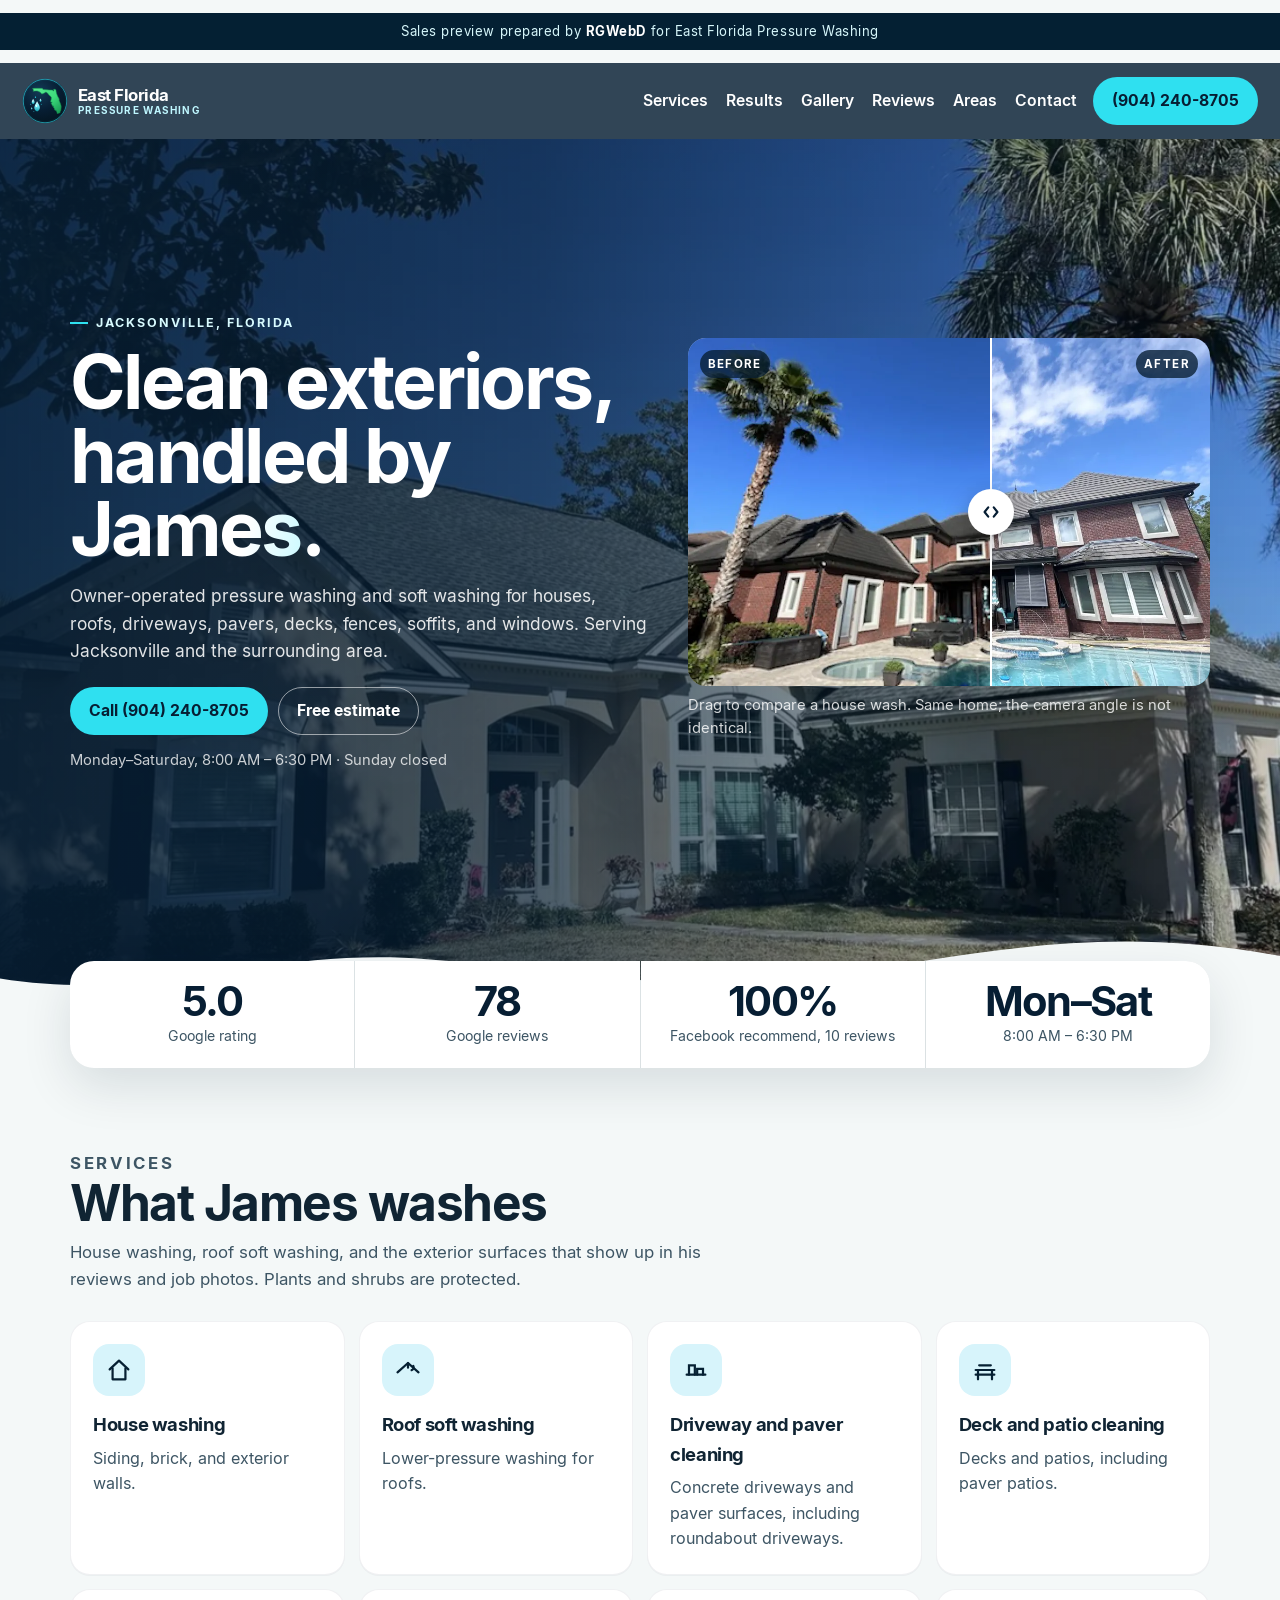
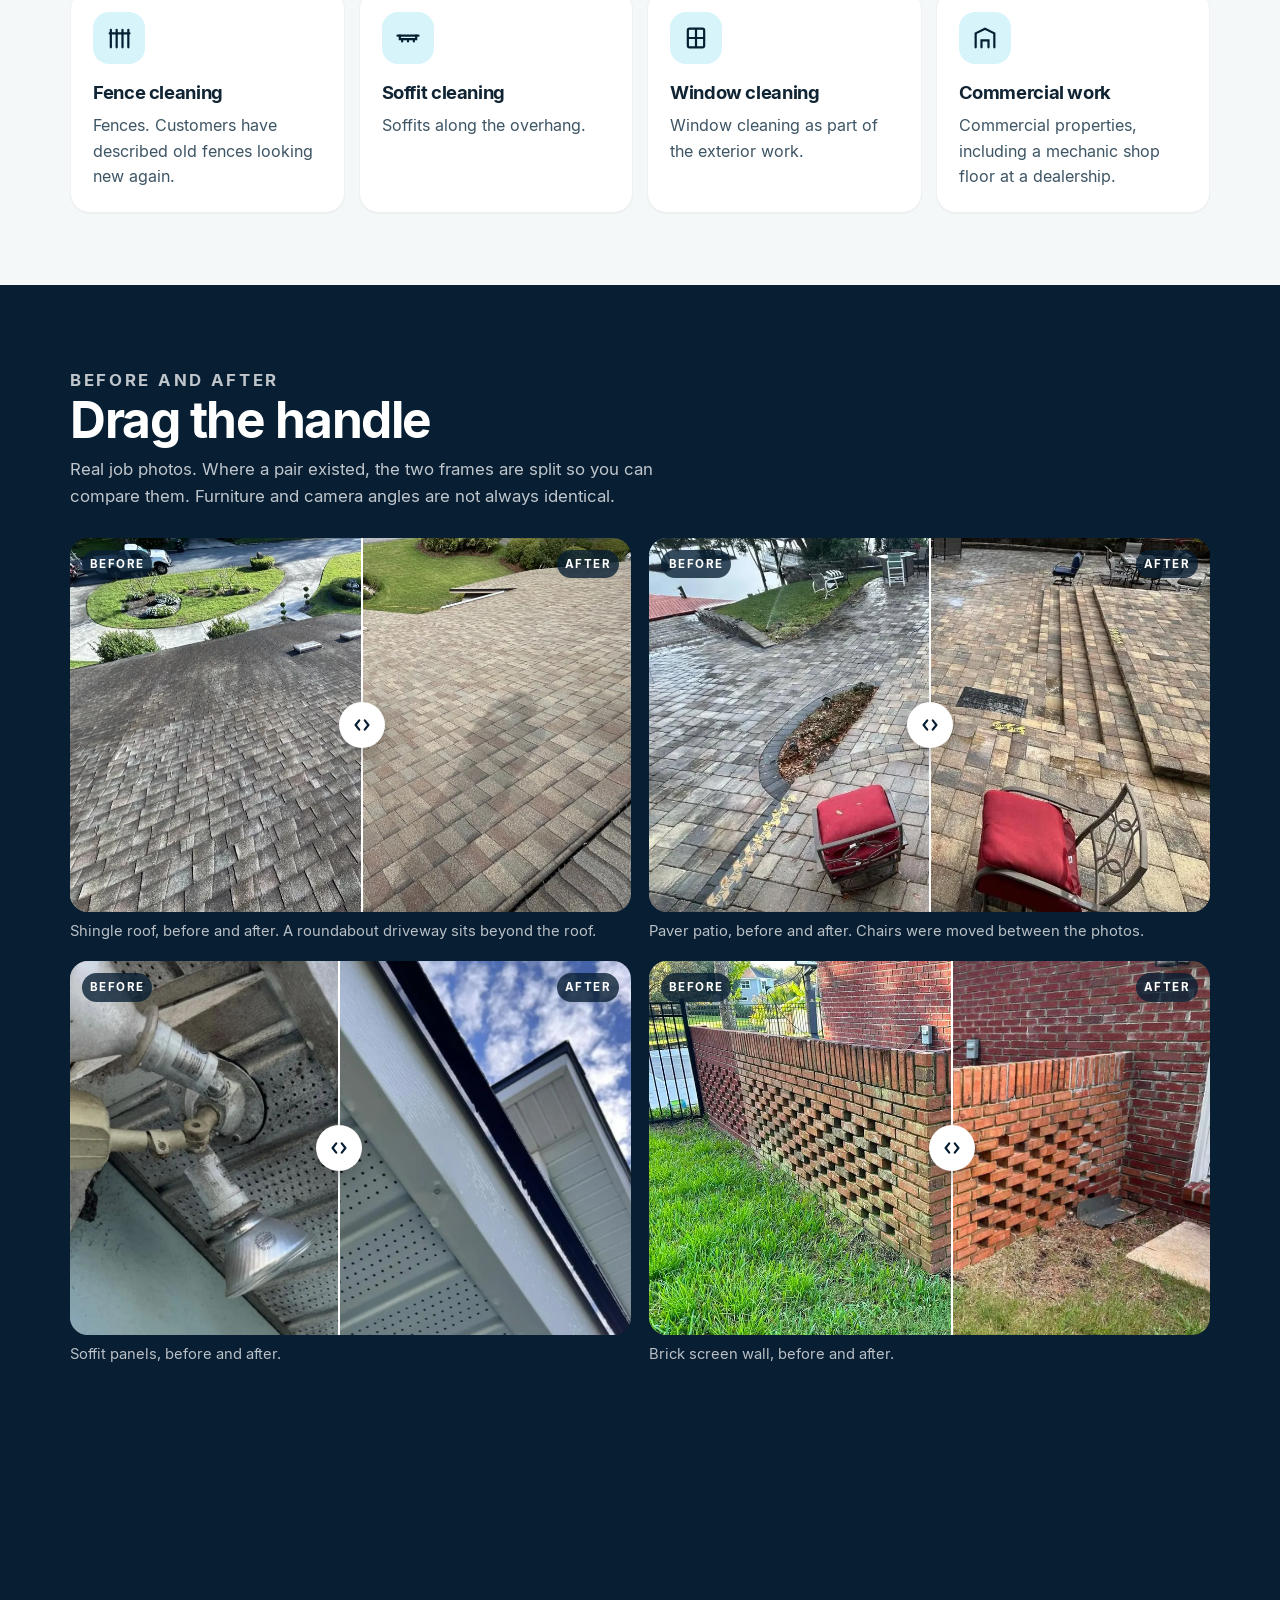
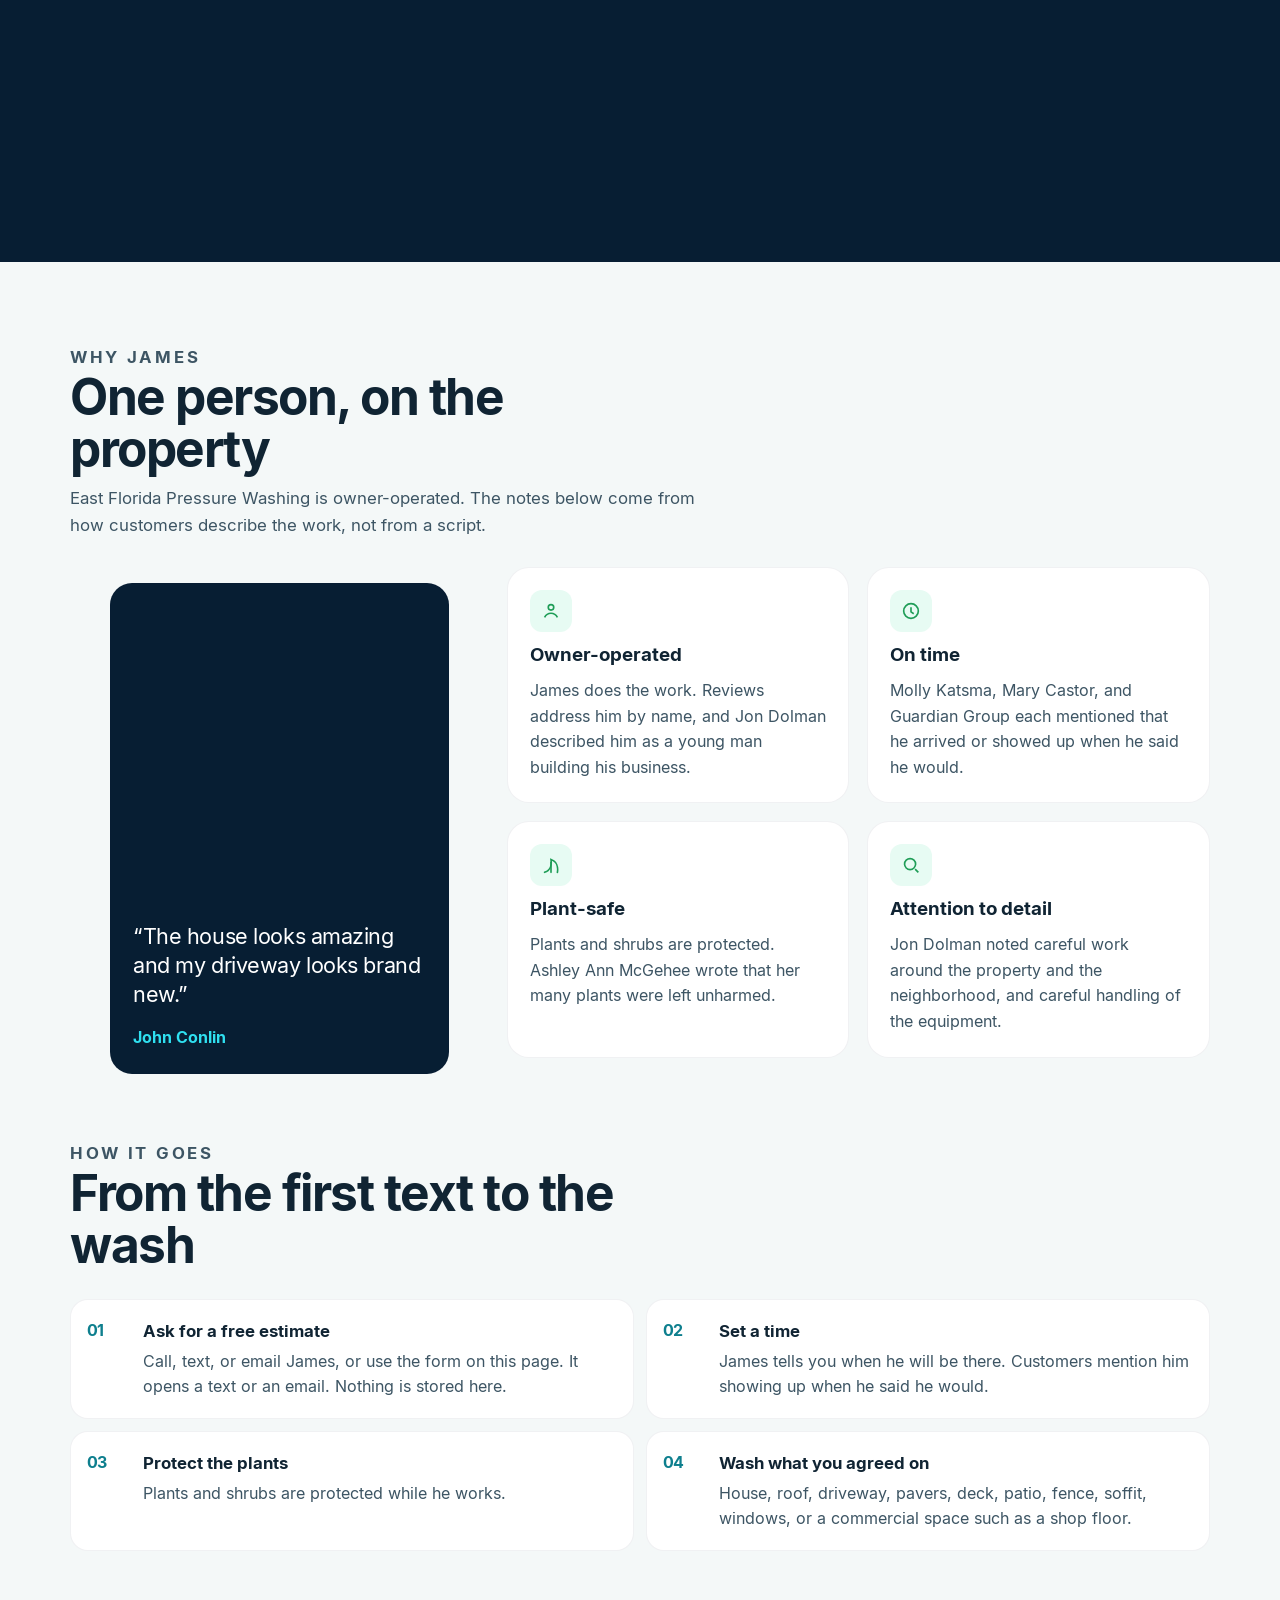
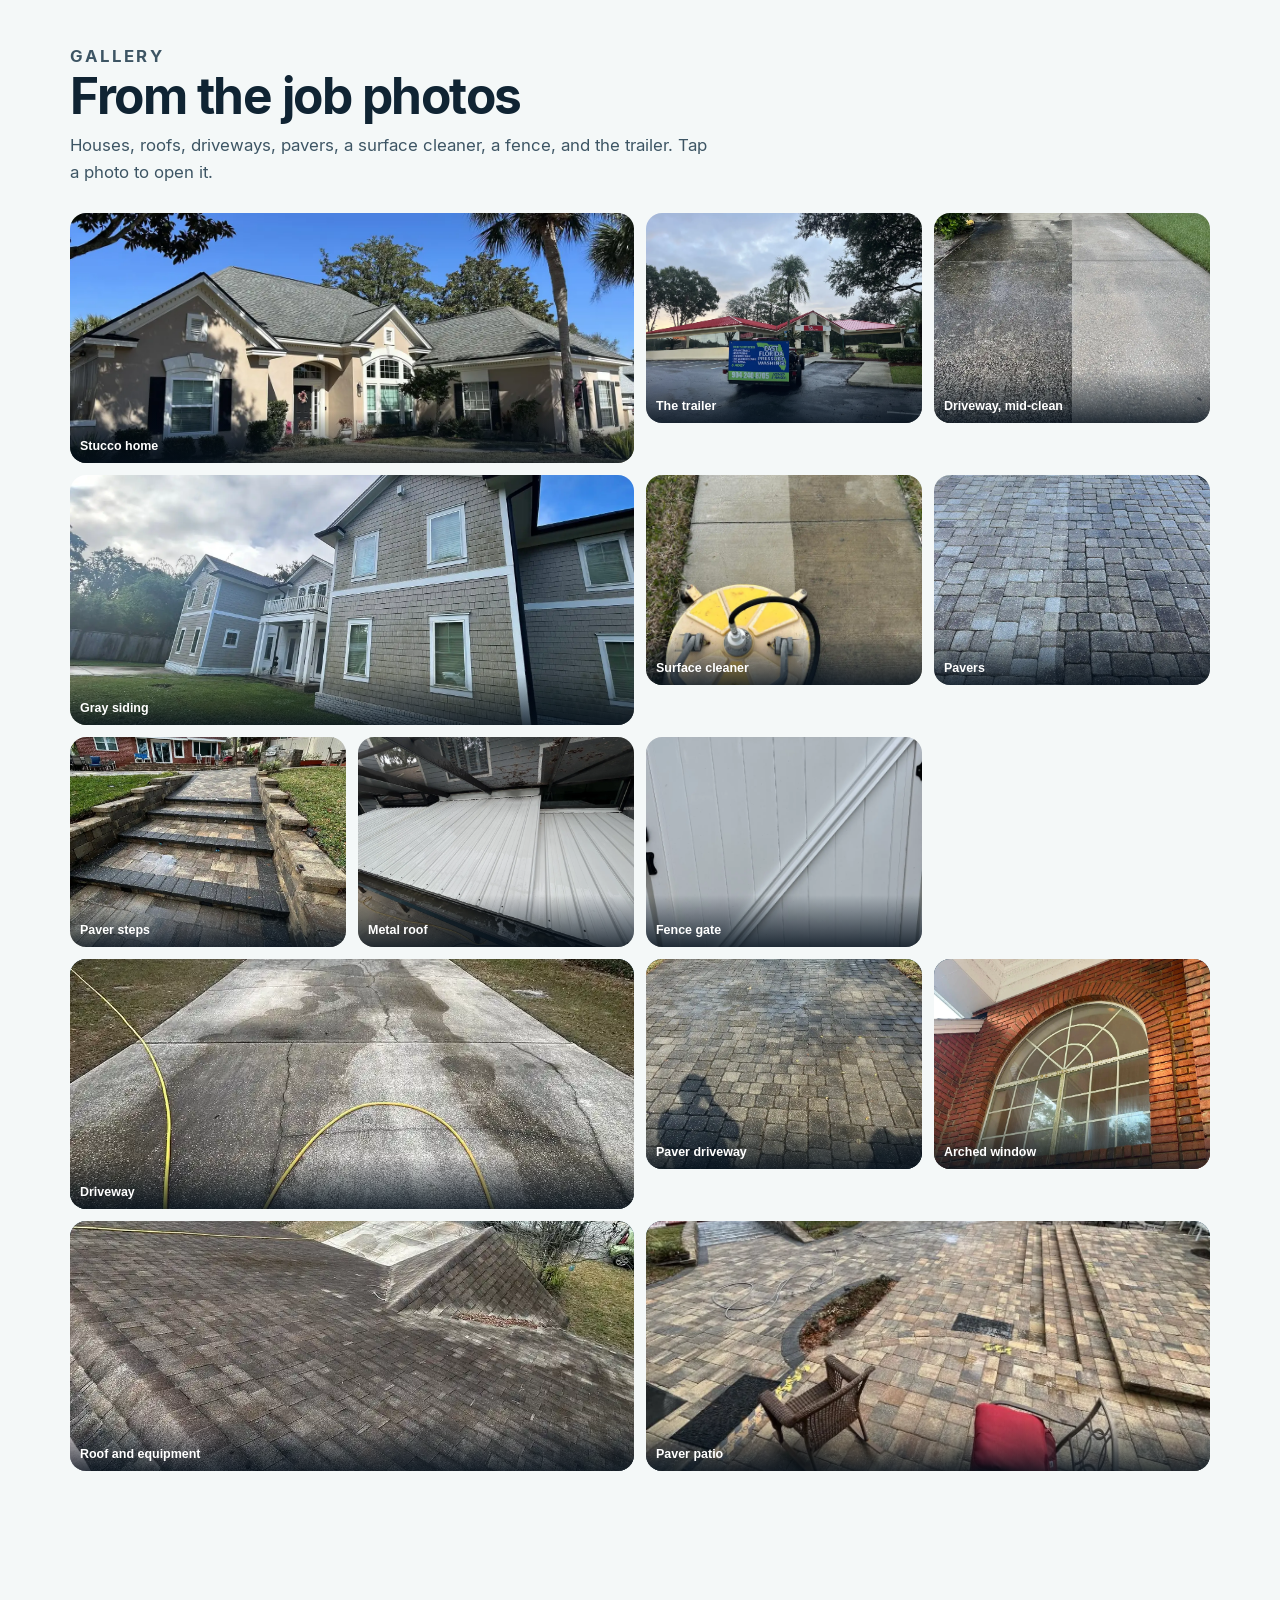
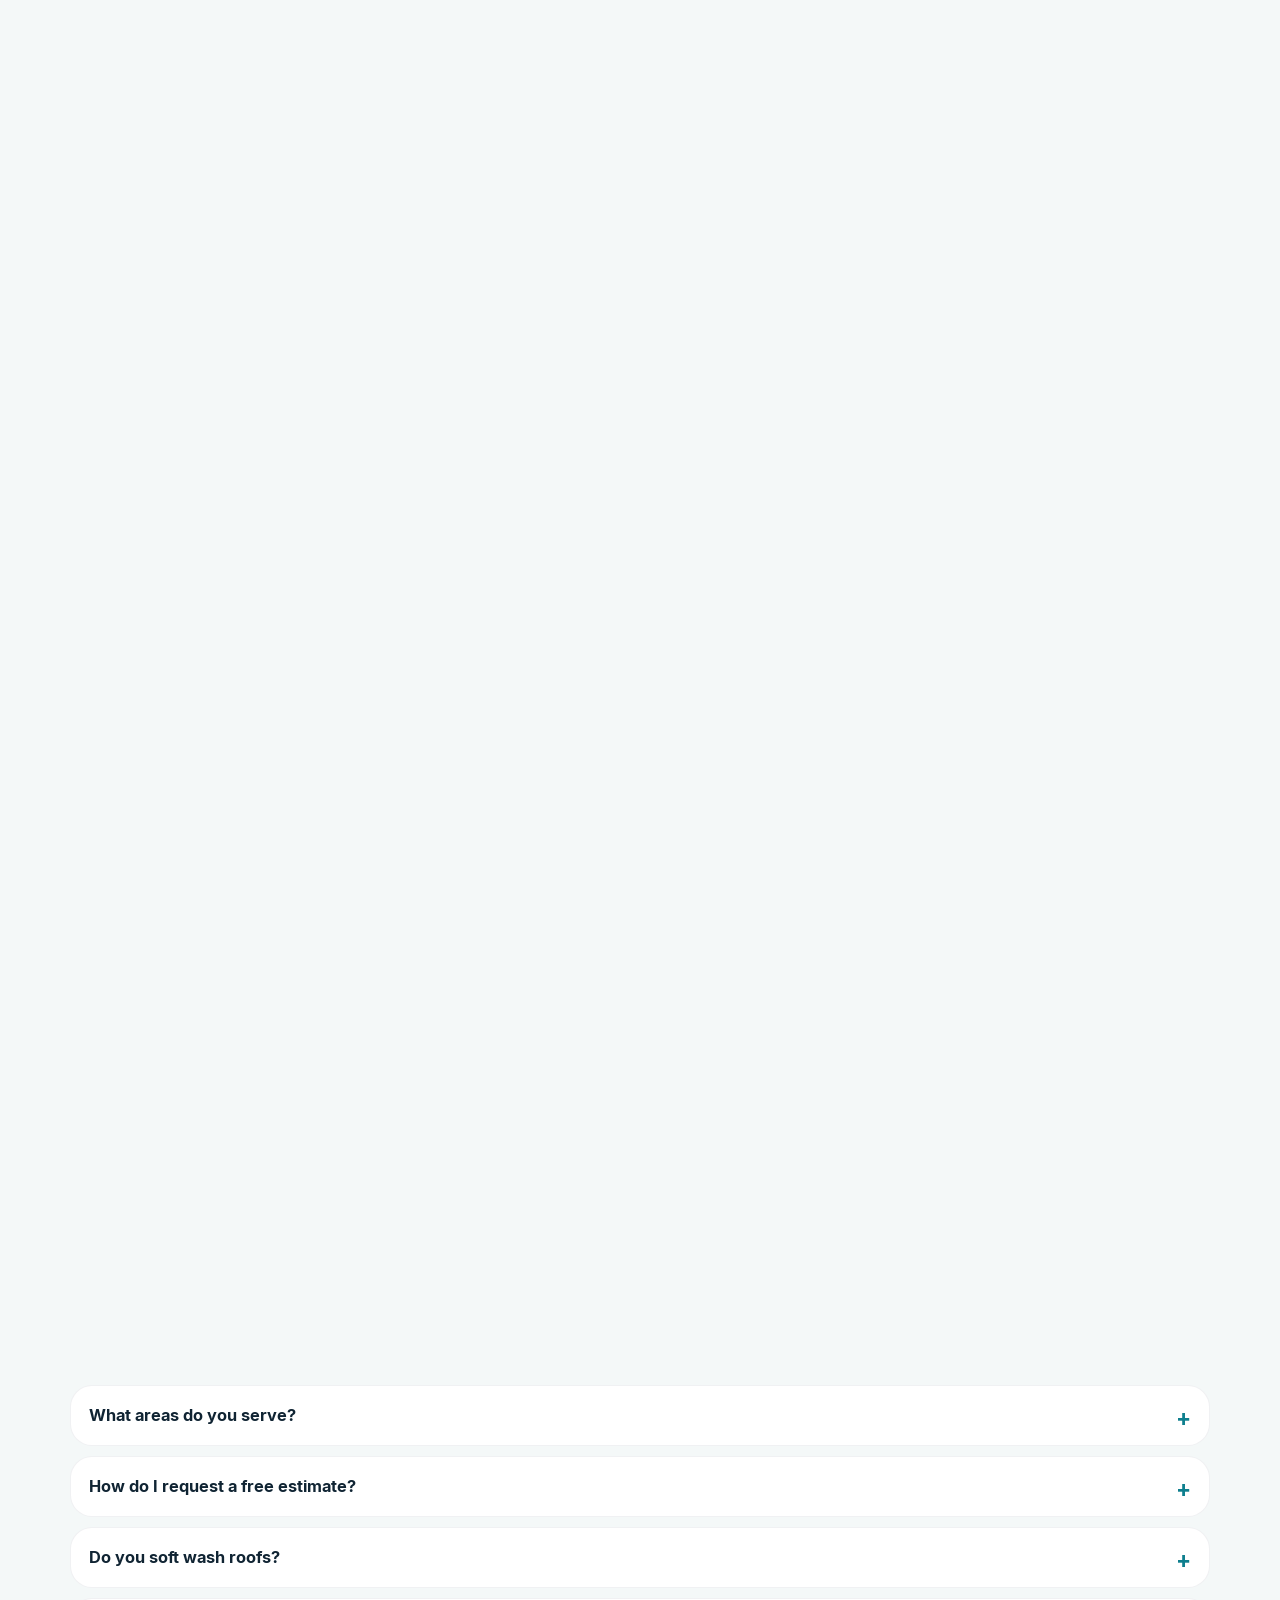
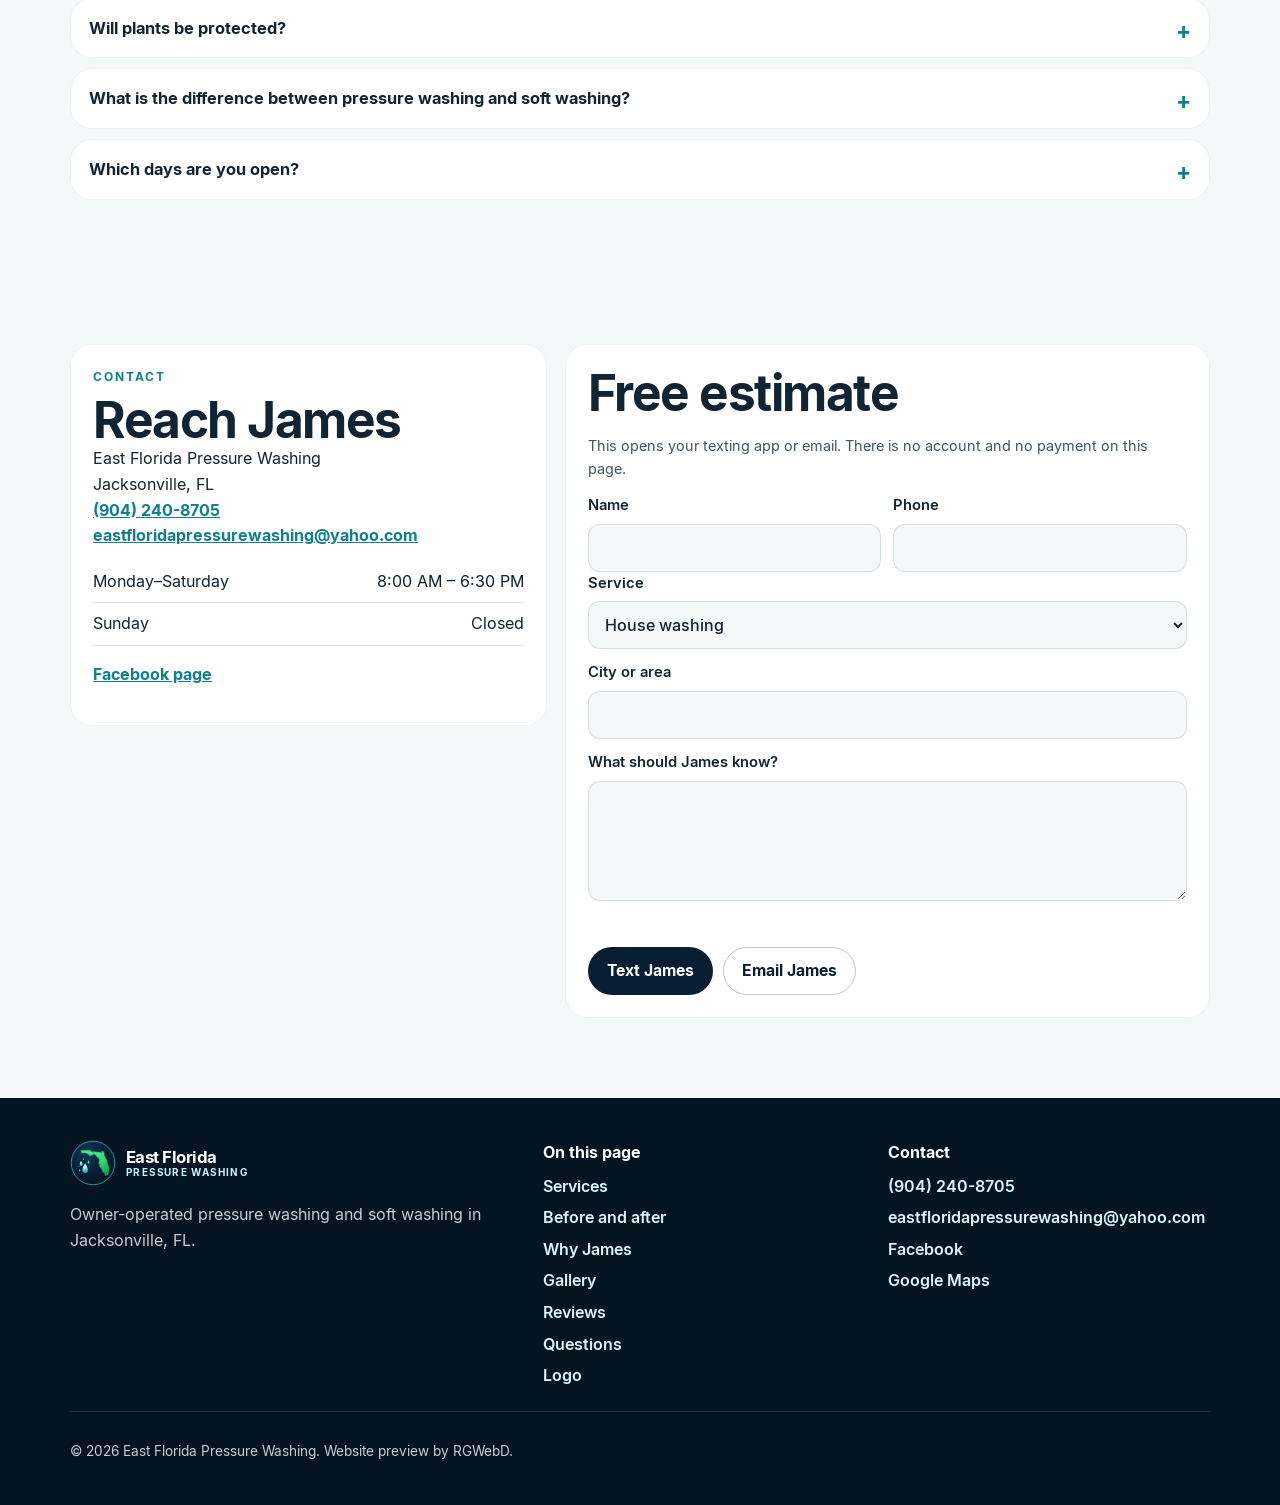
<file: index.html>
<!doctype html>
<html lang="en">
<head>
  <meta charset="utf-8">
  <meta name="viewport" content="width=device-width, initial-scale=1">
  <title>East Florida Pressure Washing | Jacksonville, FL</title>
  <meta name="description" content="Owner-operated pressure washing and soft washing in Jacksonville, FL. Houses, roofs, driveways, pavers, decks, fences, soffits, and windows. (904) 240-8705.">
  <meta name="theme-color" content="#071e33">
  <meta name="geo.region" content="US-FL">
  <meta name="geo.placename" content="Jacksonville">
  <link rel="icon" href="favicon-32.png" type="image/png" sizes="32x32">
  <link rel="apple-touch-icon" href="apple-touch-icon.png">
  <meta property="og:type" content="website">
  <meta property="og:title" content="East Florida Pressure Washing | Jacksonville, FL">
  <meta property="og:description" content="Owner-operated pressure washing and soft washing in Jacksonville, FL. Call or text James at (904) 240-8705.">
  <meta property="og:image" content="assets/og.jpg">
  <meta property="og:locale" content="en_US">
  <meta name="twitter:card" content="summary_large_image">
  <meta name="twitter:title" content="East Florida Pressure Washing | Jacksonville, FL">
  <meta name="twitter:description" content="Owner-operated pressure washing and soft washing in Jacksonville, FL. Call or text James at (904) 240-8705.">
  <meta name="twitter:image" content="assets/og.jpg">
  <link rel="stylesheet" href="css/styles.css">
  <script>document.documentElement.classList.add("js");</script>
  <script type="application/ld+json">
  {
    "@context": "https://schema.org",
    "@type": "HomeAndConstructionBusiness",
    "name": "East Florida Pressure Washing",
    "description": "Owner-operated pressure washing and soft washing serving Jacksonville, FL and the surrounding area.",
    "telephone": "+19042408705",
    "email": "eastfloridapressurewashing@yahoo.com",
    "image": "assets/og.jpg",
    "address": {
      "@type": "PostalAddress",
      "addressLocality": "Jacksonville",
      "addressRegion": "FL",
      "addressCountry": "US"
    },
    "geo": {
      "@type": "GeoCoordinates",
      "latitude": 30.34499,
      "longitude": -81.683107
    },
    "areaServed": [
      {"@type": "City", "name": "Jacksonville"},
      {"@type": "City", "name": "Orange Park"},
      {"@type": "City", "name": "Mandarin"},
      {"@type": "City", "name": "Arlington"},
      {"@type": "City", "name": "Southside"},
      {"@type": "City", "name": "Jacksonville Beach"},
      {"@type": "City", "name": "St. Johns"},
      {"@type": "City", "name": "Fleming Island"},
      {"@type": "City", "name": "Ponte Vedra"}
    ],
    "openingHoursSpecification": [{
      "@type": "OpeningHoursSpecification",
      "dayOfWeek": ["Monday", "Tuesday", "Wednesday", "Thursday", "Friday", "Saturday"],
      "opens": "08:00",
      "closes": "18:30"
    }],
    "aggregateRating": {
      "@type": "AggregateRating",
      "ratingValue": "5.0",
      "reviewCount": "78",
      "bestRating": "5",
      "worstRating": "1"
    },
    "founder": { "@type": "Person", "name": "James", "jobTitle": "Owner-operator" },
    "sameAs": ["https://www.facebook.com/profile.php?id=100084247641778"],
    "hasMap": "https://www.google.com/maps/place/East+Florida+Pressure+Washing/@30.34499,-81.683107,10z/data=!3m1!4b1!4m6!3m5!1s0x2e1ce07727f0bdd7:0x2def503912a75bde!8m2!3d30.34499!4d-81.683107!16s%2Fg%2F11kryl_qqk",
    "hasOfferCatalog": {
      "@type": "OfferCatalog",
      "name": "Cleaning services",
      "itemListElement": [
        {"@type": "Offer", "itemOffered": {"@type": "Service", "name": "House washing"}},
        {"@type": "Offer", "itemOffered": {"@type": "Service", "name": "Roof soft washing"}},
        {"@type": "Offer", "itemOffered": {"@type": "Service", "name": "Driveway and paver cleaning"}},
        {"@type": "Offer", "itemOffered": {"@type": "Service", "name": "Deck and patio cleaning"}},
        {"@type": "Offer", "itemOffered": {"@type": "Service", "name": "Fence cleaning"}},
        {"@type": "Offer", "itemOffered": {"@type": "Service", "name": "Soffit cleaning"}},
        {"@type": "Offer", "itemOffered": {"@type": "Service", "name": "Window cleaning"}},
        {"@type": "Offer", "itemOffered": {"@type": "Service", "name": "Commercial cleaning"}}
      ]
    },
    "review": [
      {"@type": "Review", "author": {"@type": "Person", "name": "John Conlin"}, "reviewBody": "James arrived to pressure wash my home prior to be painted in the next few days and I also requested that he do my paved driveway. I couldn't be more pleased. The house looks amazing and my driveway looks brand new."},
      {"@type": "Review", "author": {"@type": "Person", "name": "Molly Katsma"}, "reviewBody": "James did an awesome job on our home! He arrived on time and was so professional. The house looks like it's been freshly painted and our old fence looks brand new again!"},
      {"@type": "Review", "author": {"@type": "Person", "name": "Phil Freo Sr."}, "reviewBody": "He did a great job on my roundabout driveway. Would definitely recommend him, I'll be using him again."},
      {"@type": "Review", "author": {"@type": "Person", "name": "Ashley Ann McGehee"}, "reviewBody": "James was awesome! I came home from work to a beautiful house and fence that looked brand new! I was also very grateful to see that my many plants were left unharmed. 10 out of 10 recommend."},
      {"@type": "Review", "author": {"@type": "Person", "name": "Mary Castor"}, "reviewBody": "James soft washed my roof a few weeks ago and I highly recommend him. Not only did he do a great job, but he communicated with me and showed up when he said he would. As a bonus, he's just a nice guy."},
      {"@type": "Review", "author": {"@type": "Person", "name": "Jon Dolman"}, "reviewBody": "James is outstanding and we couldn't be happier with the services he provides. Great young man building his business, works hard and produces great results. Great attention to detail, careful with his equipment around the property and neighborhood, and top notch customer service."},
      {"@type": "Review", "author": {"@type": "Organization", "name": "Guardian Group"}, "reviewBody": "He was on time, polite, and very professional! Highly recommend!"}
    ]
  }
  </script>
<script src="https://cosmiccallers.lovable.app/demo-track.js" data-demo="eastfloridapressurewashing" defer></script>
</head>
<body>
  <a class="skip" href="#main">Skip to content</a>
  <p class="preview-bar">Sales preview prepared by <strong>RGWebD</strong> for East Florida Pressure Washing</p>
  <header class="site-header">
    <a class="brand" href="index.html">
      <img src="assets/logo/badge.svg" width="46" height="46" alt="">
      <span>East Florida<small>Pressure Washing</small></span>
    </a>
    <button class="nav-toggle" type="button" aria-expanded="false" aria-controls="site-nav">
      <span></span>
      <span class="visually-hidden">Menu</span>
    </button>
    <ul id="site-nav" class="site-nav">
      <li><a href="#services">Services</a></li>
      <li><a href="#results">Results</a></li>
      <li><a href="#gallery">Gallery</a></li>
      <li><a href="#reviews">Reviews</a></li>
      <li><a href="#areas">Areas</a></li>
      <li><a href="#estimate">Contact</a></li>
    </ul>
    <a class="btn btn-aqua header-cta" href="tel:+19042408705">(904) 240-8705</a>
  </header>

  <main id="main">
    <section class="hero">
      <div class="hero-media">
        <img src="assets/img/hero.webp" width="1300" height="974" alt="Single-story stucco home with palm trees and a gray shingle roof" fetchpriority="high">
      </div>
      <div class="hero-shade"></div>
      <div class="drops" aria-hidden="true">
        <i style="left:6%;animation-duration:8.5s"></i>
        <i style="left:14%;width:5px;height:8px;animation-duration:11s;animation-delay:-3s"></i>
        <i style="left:28%;animation-duration:9.5s;animation-delay:-6s"></i>
        <i style="left:46%;width:6px;height:9px;animation-duration:12s;animation-delay:-1s"></i>
        <i style="left:63%;animation-duration:10s;animation-delay:-4s"></i>
        <i style="left:74%;width:5px;height:8px;animation-duration:8s;animation-delay:-7s"></i>
        <i style="left:86%;animation-duration:13s;animation-delay:-2s"></i>
        <i style="left:93%;width:4px;height:7px;animation-duration:9s;animation-delay:-5s"></i>
      </div>
      <div class="wrap hero-grid">
        <div>
          <p class="kicker">Jacksonville, Florida</p>
          <h1>Clean exteriors, handled by <em>James</em>.</h1>
          <p class="hero-lead">Owner-operated pressure washing and soft washing for houses, roofs, driveways, pavers, decks, fences, soffits, and windows. Serving Jacksonville and the surrounding area.</p>
          <div class="hero-actions">
            <a class="btn btn-aqua" href="tel:+19042408705">Call (904) 240-8705</a>
            <a class="btn btn-ghost" href="#estimate">Free estimate</a>
          </div>
          <p class="hero-hours">Monday–Saturday, 8:00 AM – 6:30 PM · Sunday closed</p>
        </div>
        <figure class="ba" data-ba>
          <div class="ba-frame">
            <img class="ba-after" src="assets/img/ba/house-after.webp" width="1080" height="673" alt="After: brick home and pool with a lighter roof and no ladder">
            <div class="ba-before">
              <img src="assets/img/ba/house-before.webp" width="1080" height="673" alt="">
            </div>
            <span class="ba-tag ba-tag-before">Before</span>
            <span class="ba-tag ba-tag-after">After</span>
            <span class="ba-handle" aria-hidden="true"></span>
            <input type="range" min="0" max="100" value="58" aria-label="Drag to compare the house before and after">
          </div>
          <figcaption>Drag to compare a house wash. Same home; the camera angle is not identical.</figcaption>
        </figure>
      </div>
      <svg class="wave" viewBox="0 0 1440 80" preserveAspectRatio="none" aria-hidden="true">
        <path fill="#f4f8f8" d="M0 48c180 32 300-40 480-24s300 48 480 16 300-56 480-20v60H0z"/>
      </svg>
    </section>

    <section class="stats" aria-label="Ratings and hours">
      <div class="wrap">
        <div class="stats-grid">
          <div class="stat">
            <strong data-count="5" data-decimals="1">5.0</strong>
            <span>Google rating</span>
          </div>
          <div class="stat">
            <strong data-count="78">78</strong>
            <span>Google reviews</span>
          </div>
          <div class="stat">
            <strong data-count="100" data-suffix="%">100%</strong>
            <span>Facebook recommend, 10 reviews</span>
          </div>
          <div class="stat">
            <strong>Mon–Sat</strong>
            <span>8:00 AM – 6:30 PM</span>
          </div>
        </div>
      </div>
    </section>

    <section class="section" id="services">
      <div class="wrap">
        <div class="section-head reveal">
          <p class="eyebrow">Services</p>
          <h2>What James washes</h2>
          <p>House washing, roof soft washing, and the exterior surfaces that show up in his reviews and job photos. Plants and shrubs are protected.</p>
        </div>
        <div class="service-grid">
          <article class="service-card reveal">
            <div class="icon" aria-hidden="true"><svg viewBox="0 0 24 24" fill="none" stroke="currentColor" stroke-width="1.7" stroke-linecap="round" stroke-linejoin="round"><path d="M4 11.5 12 4l8 7.5"/><path d="M6.5 10.5V20h11v-9.5"/></svg></div>
            <h3>House washing</h3>
            <p>Siding, brick, and exterior walls.</p>
          </article>
          <article class="service-card reveal">
            <div class="icon" aria-hidden="true"><svg viewBox="0 0 24 24" fill="none" stroke="currentColor" stroke-width="1.7" stroke-linecap="round" stroke-linejoin="round"><path d="M3 14 12 6l9 8"/><path d="M12 6v4"/><path d="M16.5 8.5c.8 1.4.2 3.2-1.4 3.6"/></svg></div>
            <h3>Roof soft washing</h3>
            <p>Lower-pressure washing for roofs.</p>
          </article>
          <article class="service-card reveal">
            <div class="icon" aria-hidden="true"><svg viewBox="0 0 24 24" fill="none" stroke="currentColor" stroke-width="1.7" stroke-linecap="round"><path d="M4 16h16"/><path d="M6 16V8h5v8"/><path d="M13 16v-5h5v5"/></svg></div>
            <h3>Driveway and paver cleaning</h3>
            <p>Concrete driveways and paver surfaces, including roundabout driveways.</p>
          </article>
          <article class="service-card reveal">
            <div class="icon" aria-hidden="true"><svg viewBox="0 0 24 24" fill="none" stroke="currentColor" stroke-width="1.7" stroke-linecap="round"><path d="M4 16h16M4 12h16M7 8h10"/><path d="M6 20v-8M18 20v-8"/></svg></div>
            <h3>Deck and patio cleaning</h3>
            <p>Decks and patios, including paver patios.</p>
          </article>
          <article class="service-card reveal">
            <div class="icon" aria-hidden="true"><svg viewBox="0 0 24 24" fill="none" stroke="currentColor" stroke-width="1.7" stroke-linecap="round"><path d="M5 20V5M10 20V5M15 20V5M20 20V5M4 8h17"/></svg></div>
            <h3>Fence cleaning</h3>
            <p>Fences. Customers have described old fences looking new again.</p>
          </article>
          <article class="service-card reveal">
            <div class="icon" aria-hidden="true"><svg viewBox="0 0 24 24" fill="none" stroke="currentColor" stroke-width="1.7" stroke-linecap="round"><path d="M3 10h18"/><path d="M5 10v3h14v-3"/><path d="M7 13v2M12 13v2M17 13v2"/></svg></div>
            <h3>Soffit cleaning</h3>
            <p>Soffits along the overhang.</p>
          </article>
          <article class="service-card reveal">
            <div class="icon" aria-hidden="true"><svg viewBox="0 0 24 24" fill="none" stroke="currentColor" stroke-width="1.7"><rect x="5" y="4" width="14" height="16" rx="1.5"/><path d="M12 4v16M5 12h14"/></svg></div>
            <h3>Window cleaning</h3>
            <p>Window cleaning as part of the exterior work.</p>
          </article>
          <article class="service-card reveal">
            <div class="icon" aria-hidden="true"><svg viewBox="0 0 24 24" fill="none" stroke="currentColor" stroke-width="1.7" stroke-linecap="round"><path d="M4 20V8l8-4 8 4v12"/><path d="M9 20v-6h6v6"/></svg></div>
            <h3>Commercial work</h3>
            <p>Commercial properties, including a mechanic shop floor at a dealership.</p>
          </article>
        </div>
      </div>
    </section>

    <section class="section results" id="results">
      <div class="wrap">
        <div class="section-head reveal">
          <p class="eyebrow">Before and after</p>
          <h2>Drag the handle</h2>
          <p>Real job photos. Where a pair existed, the two frames are split so you can compare them. Furniture and camera angles are not always identical.</p>
        </div>
        <div class="ba-grid">
          <figure class="ba reveal" data-ba>
            <div class="ba-frame">
              <img class="ba-after" src="assets/img/ba/roof-after.webp" width="1170" height="729" alt="After: lighter shingle roof above a roundabout driveway" loading="lazy">
              <div class="ba-before"><img src="assets/img/ba/roof-before.webp" width="1170" height="729" alt="" loading="lazy"></div>
              <span class="ba-tag ba-tag-before">Before</span>
              <span class="ba-tag ba-tag-after">After</span>
              <span class="ba-handle" aria-hidden="true"></span>
              <input type="range" min="0" max="100" value="52" aria-label="Compare roof before and after">
            </div>
            <figcaption>Shingle roof, before and after. A roundabout driveway sits beyond the roof.</figcaption>
          </figure>
          <figure class="ba reveal" data-ba>
            <div class="ba-frame">
              <img class="ba-after" src="assets/img/ba/patio-after.webp" width="1170" height="679" alt="After: lighter paver patio beside the water" loading="lazy">
              <div class="ba-before"><img src="assets/img/ba/patio-before.webp" width="1170" height="678" alt="" loading="lazy"></div>
              <span class="ba-tag ba-tag-before">Before</span>
              <span class="ba-tag ba-tag-after">After</span>
              <span class="ba-handle" aria-hidden="true"></span>
              <input type="range" min="0" max="100" value="50" aria-label="Compare paver patio before and after">
            </div>
            <figcaption>Paver patio, before and after. Chairs were moved between the photos.</figcaption>
          </figure>
          <figure class="ba reveal" data-ba>
            <div class="ba-frame">
              <img class="ba-after" src="assets/img/ba/soffit-after.webp" width="1536" height="958" alt="After: clean white soffit panels and light fixtures" loading="lazy">
              <div class="ba-before"><img src="assets/img/ba/soffit-before.webp" width="1536" height="958" alt="" loading="lazy"></div>
              <span class="ba-tag ba-tag-before">Before</span>
              <span class="ba-tag ba-tag-after">After</span>
              <span class="ba-handle" aria-hidden="true"></span>
              <input type="range" min="0" max="100" value="48" aria-label="Compare soffit before and after">
            </div>
            <figcaption>Soffit panels, before and after.</figcaption>
          </figure>
          <figure class="ba reveal" data-ba>
            <div class="ba-frame">
              <img class="ba-after" src="assets/img/ba/brick-after.webp" width="1300" height="974" alt="After: cleaner red brick screen wall" loading="lazy">
              <div class="ba-before"><img src="assets/img/ba/brick-before.webp" width="1105" height="827" alt="" loading="lazy"></div>
              <span class="ba-tag ba-tag-before">Before</span>
              <span class="ba-tag ba-tag-after">After</span>
              <span class="ba-handle" aria-hidden="true"></span>
              <input type="range" min="0" max="100" value="54" aria-label="Compare brick screen wall before and after">
            </div>
            <figcaption>Brick screen wall, before and after.</figcaption>
          </figure>
          <figure class="ba reveal" data-ba>
            <div class="ba-frame">
              <img class="ba-after" src="assets/img/ba/foundation-after.webp" width="1800" height="1350" alt="After: brick at the base of a home with the dark band cleaned" loading="lazy">
              <div class="ba-before"><img src="assets/img/ba/foundation-before.webp" width="1800" height="1350" alt="" loading="lazy"></div>
              <span class="ba-tag ba-tag-before">Before</span>
              <span class="ba-tag ba-tag-after">After</span>
              <span class="ba-handle" aria-hidden="true"></span>
              <input type="range" min="0" max="100" value="50" aria-label="Compare brick at the base of a home before and after">
            </div>
            <figcaption>Brick along the base of a home, before and after.</figcaption>
          </figure>
          <figure class="ba reveal" data-ba>
            <div class="ba-frame">
              <img class="ba-after" src="assets/img/ba/concrete-after.webp" width="1080" height="673" alt="After: cleaner concrete wall on a low building" loading="lazy">
              <div class="ba-before"><img src="assets/img/ba/concrete-before.webp" width="1080" height="673" alt="" loading="lazy"></div>
              <span class="ba-tag ba-tag-before">Before</span>
              <span class="ba-tag ba-tag-after">After</span>
              <span class="ba-handle" aria-hidden="true"></span>
              <input type="range" min="0" max="100" value="46" aria-label="Compare concrete wall before and after">
            </div>
            <figcaption>Concrete wall, before and after.</figcaption>
          </figure>
        </div>
      </div>
    </section>

    <section class="section" id="why">
      <div class="wrap">
        <div class="section-head reveal">
          <p class="eyebrow">Why James</p>
          <h2>One person, on the property</h2>
          <p>East Florida Pressure Washing is owner-operated. The notes below come from how customers describe the work, not from a script.</p>
        </div>
        <div class="why-layout">
          <blockquote class="quote-card reveal">
            <p>“The house looks amazing and my driveway looks brand new.”</p>
            <footer>John Conlin</footer>
          </blockquote>
          <article class="why-card reveal">
            <div class="mark" aria-hidden="true">
              <svg width="22" height="22" viewBox="0 0 24 24" fill="none" stroke="currentColor" stroke-width="1.8"><circle cx="12" cy="8" r="3"/><path d="M5 19c1.5-3 3.8-4.5 7-4.5S17.5 16 19 19"/></svg>
            </div>
            <h3>Owner-operated</h3>
            <p>James does the work. Reviews address him by name, and Jon Dolman described him as a young man building his business.</p>
          </article>
          <article class="why-card reveal">
            <div class="mark" aria-hidden="true">
              <svg width="22" height="22" viewBox="0 0 24 24" fill="none" stroke="currentColor" stroke-width="1.8"><circle cx="12" cy="12" r="8"/><path d="M12 8v5l3 2"/></svg>
            </div>
            <h3>On time</h3>
            <p>Molly Katsma, Mary Castor, and Guardian Group each mentioned that he arrived or showed up when he said he would.</p>
          </article>
          <article class="why-card reveal">
            <div class="mark" aria-hidden="true">
              <svg width="22" height="22" viewBox="0 0 24 24" fill="none" stroke="currentColor" stroke-width="1.8" stroke-linecap="round"><path d="M5 20c6-2 8-8 7-14 6 2 8 8 7 14"/><path d="M12 20V9"/></svg>
            </div>
            <h3>Plant-safe</h3>
            <p>Plants and shrubs are protected. Ashley Ann McGehee wrote that her many plants were left unharmed.</p>
          </article>
          <article class="why-card reveal">
            <div class="mark" aria-hidden="true">
              <svg width="22" height="22" viewBox="0 0 24 24" fill="none" stroke="currentColor" stroke-width="1.8"><circle cx="11" cy="11" r="6"/><path d="m20 20-3.5-3.5"/></svg>
            </div>
            <h3>Attention to detail</h3>
            <p>Jon Dolman noted careful work around the property and the neighborhood, and careful handling of the equipment.</p>
          </article>
        </div>
      </div>
    </section>

    <section class="section" id="process" style="padding-top:0">
      <div class="wrap">
        <div class="section-head reveal">
          <p class="eyebrow">How it goes</p>
          <h2>From the first text to the wash</h2>
        </div>
        <ol class="process-list">
          <li class="reveal">
            <h3>Ask for a free estimate</h3>
            <p>Call, text, or email James, or use the form on this page. It opens a text or an email. Nothing is stored here.</p>
          </li>
          <li class="reveal">
            <h3>Set a time</h3>
            <p>James tells you when he will be there. Customers mention him showing up when he said he would.</p>
          </li>
          <li class="reveal">
            <h3>Protect the plants</h3>
            <p>Plants and shrubs are protected while he works.</p>
          </li>
          <li class="reveal">
            <h3>Wash what you agreed on</h3>
            <p>House, roof, driveway, pavers, deck, patio, fence, soffit, windows, or a commercial space such as a shop floor.</p>
          </li>
        </ol>
      </div>
    </section>

    <section class="section" id="gallery" style="padding-top:10px">
      <div class="wrap">
        <div class="section-head reveal">
          <p class="eyebrow">Gallery</p>
          <h2>From the job photos</h2>
          <p>Houses, roofs, driveways, pavers, a surface cleaner, a fence, and the trailer. Tap a photo to open it.</p>
        </div>
        <div class="gallery-grid reveal">
          <button class="shot wide" type="button"><img src="assets/img/hero.webp" width="1300" height="974" alt="Single-story stucco home with palm trees and a gray shingle roof" loading="lazy"><span>Stucco home</span></button>
          <button class="shot tall" type="button"><img src="assets/img/gallery/trailer.webp" width="1530" height="1147" alt="East Florida Pressure Washing trailer parked outside a commercial building" loading="lazy"><span>The trailer</span></button>
          <button class="shot" type="button"><img src="assets/img/gallery/driveway-line.webp" width="1080" height="1350" alt="Concrete driveway cleaned on the right side and still dark on the left" loading="lazy"><span>Driveway, mid-clean</span></button>
          <button class="shot wide" type="button"><img src="assets/img/gallery/gray-house.webp" width="1800" height="1350" alt="Two-story house with gray siding, white trim, and a white brick base" loading="lazy"><span>Gray siding</span></button>
          <button class="shot" type="button"><img src="assets/img/gallery/surface-cleaner.webp" width="1147" height="1530" alt="Yellow surface cleaner on a sidewalk, clean concrete beside concrete that is still dark" loading="lazy"><span>Surface cleaner</span></button>
          <button class="shot" type="button"><img src="assets/img/gallery/pavers-progress.webp" width="974" height="1300" alt="Paver surface with a cleaned section beside pavers that are still dark" loading="lazy"><span>Pavers</span></button>
          <button class="shot tall" type="button"><img src="assets/img/gallery/paver-steps.webp" width="974" height="1300" alt="Paver steps and landing behind a brick home" loading="lazy"><span>Paver steps</span></button>
          <button class="shot" type="button"><img src="assets/img/gallery/metal-roof.webp" width="1800" height="1350" alt="White metal roof panels beside a gutter" loading="lazy"><span>Metal roof</span></button>
          <button class="shot" type="button"><img src="assets/img/gallery/fence.webp" width="1350" height="1800" alt="White vinyl fence gate with a yellow hose at the ground" loading="lazy"><span>Fence gate</span></button>
          <button class="shot wide" type="button"><img src="assets/img/gallery/driveway-house.webp" width="974" height="1300" alt="Concrete driveway in front of a one-story house, with a yellow hose on the concrete" loading="lazy"><span>Driveway</span></button>
          <button class="shot" type="button"><img src="assets/img/gallery/paver-driveway.webp" width="827" height="1105" alt="Paver driveway in front of a light-colored house" loading="lazy"><span>Paver driveway</span></button>
          <button class="shot" type="button"><img src="assets/img/gallery/window.webp" width="1800" height="1350" alt="Arched window set in a red brick wall" loading="lazy"><span>Arched window</span></button>
          <button class="shot wide" type="button"><img src="assets/img/gallery/roof-equipment.webp" width="974" height="1300" alt="Shingle roof with washing equipment and a truck in the driveway below" loading="lazy"><span>Roof and equipment</span></button>
          <button class="shot wide" type="button"><img src="assets/img/gallery/patio.webp" width="1170" height="679" alt="Paver patio beside the water" loading="lazy"><span>Paver patio</span></button>
        </div>
      </div>
    </section>

    <section class="section" id="reviews">
      <div class="wrap">
        <div class="section-head reveal">
          <p class="eyebrow">Reviews</p>
          <h2>5.0 from 78 Google reviews</h2>
          <p>Facebook also shows 100% recommend from 10 reviews. These are the words, unedited.</p>
        </div>
        <div class="carousel reveal" data-carousel aria-roledescription="carousel" aria-label="Customer reviews">
          <div class="carousel-viewport">
            <div class="carousel-track">
              <blockquote class="review"><p>James arrived to pressure wash my home prior to be painted in the next few days and I also requested that he do my paved driveway. I couldn't be more pleased. The house looks amazing and my driveway looks brand new.</p><footer>John Conlin</footer></blockquote>
              <blockquote class="review"><p>James did an awesome job on our home! He arrived on time and was so professional. The house looks like it's been freshly painted and our old fence looks brand new again!</p><footer>Molly Katsma</footer></blockquote>
              <blockquote class="review"><p>He did a great job on my roundabout driveway. Would definitely recommend him, I'll be using him again.</p><footer>Phil Freo Sr.</footer></blockquote>
              <blockquote class="review"><p>James was awesome! I came home from work to a beautiful house and fence that looked brand new! I was also very grateful to see that my many plants were left unharmed. 10 out of 10 recommend.</p><footer>Ashley Ann McGehee</footer></blockquote>
              <blockquote class="review"><p>James soft washed my roof a few weeks ago and I highly recommend him. Not only did he do a great job, but he communicated with me and showed up when he said he would. As a bonus, he's just a nice guy.</p><footer>Mary Castor</footer></blockquote>
              <blockquote class="review"><p>James is outstanding and we couldn't be happier with the services he provides. Great young man building his business, works hard and produces great results. Great attention to detail, careful with his equipment around the property and neighborhood, and top notch customer service.</p><footer>Jon Dolman</footer></blockquote>
              <blockquote class="review"><p>He was on time, polite, and very professional! Highly recommend!</p><footer>Guardian Group</footer></blockquote>
            </div>
          </div>
          <div class="carousel-controls">
            <button type="button" data-prev aria-label="Previous reviews">←</button>
            <button type="button" data-next aria-label="Next reviews">→</button>
            <div class="dots"></div>
          </div>
        </div>
      </div>
    </section>

    <section class="section" id="areas" style="padding-top:0">
      <div class="wrap split">
        <div class="reveal">
          <p class="eyebrow">Service area</p>
          <h2>Jacksonville and nearby</h2>
          <p class="area-note">East Florida Pressure Washing is a service-area business in Jacksonville, FL. There is no storefront address. These are areas served, along with the surrounding area.</p>
          <div class="area-actions">
            <a class="btn btn-navy" href="https://www.google.com/maps/place/East+Florida+Pressure+Washing/@30.34499,-81.683107,10z/data=!3m1!4b1!4m6!3m5!1s0x2e1ce07727f0bdd7:0x2def503912a75bde!8m2!3d30.34499!4d-81.683107!16s%2Fg%2F11kryl_qqk" target="_blank" rel="noopener noreferrer">Open Google Maps</a>
            <a class="btn btn-line" href="https://www.facebook.com/profile.php?id=100084247641778" target="_blank" rel="noopener noreferrer">Facebook</a>
          </div>
        </div>
        <div class="area-board reveal">
          <p class="hub"><small>Based in</small>Jacksonville</p>
          <ul class="cities">
            <li>Orange Park</li>
            <li>Mandarin</li>
            <li>Arlington</li>
            <li>Southside</li>
            <li>Jacksonville Beach</li>
            <li>St. Johns</li>
            <li>Fleming Island</li>
            <li>Ponte Vedra</li>
          </ul>
        </div>
      </div>
    </section>

    <section class="section" id="community" style="padding-top:0">
      <div class="wrap">
        <article class="community-card reveal">
          <p class="eyebrow">Community</p>
          <h2>Duval Motor Co. project</h2>
          <p>James helped with the Duval Motor Co. community project at Matthew W. Gilbert Career Exploration Academy.</p>
        </article>
      </div>
    </section>

    <section class="section" id="faq" style="padding-top:0">
      <div class="wrap">
        <div class="section-head reveal">
          <p class="eyebrow">Questions</p>
          <h2>Before you call</h2>
        </div>
        <div class="faq-list">
          <article class="faq-item">
            <h3><button type="button" aria-expanded="false" aria-controls="faq1" id="faq1-btn">What areas do you serve?</button></h3>
            <div class="faq-panel" id="faq1" role="region" aria-labelledby="faq1-btn" hidden>
              <p>Jacksonville, FL and the surrounding area, including Orange Park, Mandarin, Arlington, Southside, Jacksonville Beach, St. Johns, Fleming Island, and Ponte Vedra.</p>
            </div>
          </article>
          <article class="faq-item">
            <h3><button type="button" aria-expanded="false" aria-controls="faq2" id="faq2-btn">How do I request a free estimate?</button></h3>
            <div class="faq-panel" id="faq2" role="region" aria-labelledby="faq2-btn" hidden>
              <p>Call or text (904) 240-8705, or email eastfloridapressurewashing@yahoo.com. The form on this page opens a text or an email with what you typed. This site does not store the message.</p>
            </div>
          </article>
          <article class="faq-item">
            <h3><button type="button" aria-expanded="false" aria-controls="faq3" id="faq3-btn">Do you soft wash roofs?</button></h3>
            <div class="faq-panel" id="faq3" role="region" aria-labelledby="faq3-btn" hidden>
              <p>Yes. Roof soft washing is one of the services, along with house washing and the other exterior cleaning listed above.</p>
            </div>
          </article>
          <article class="faq-item">
            <h3><button type="button" aria-expanded="false" aria-controls="faq4" id="faq4-btn">Will plants be protected?</button></h3>
            <div class="faq-panel" id="faq4" role="region" aria-labelledby="faq4-btn" hidden>
              <p>Yes. Plants and shrubs are protected. Tell James about anything in the yard that needs special care when you schedule.</p>
            </div>
          </article>
          <article class="faq-item">
            <h3><button type="button" aria-expanded="false" aria-controls="faq5" id="faq5-btn">What is the difference between pressure washing and soft washing?</button></h3>
            <div class="faq-panel" id="faq5" role="region" aria-labelledby="faq5-btn" hidden>
              <p>Pressure washing uses a stronger stream and is suited to hard surfaces such as concrete. Soft washing uses lower pressure and is the approach used here for roofs. James matches the work to the surface you asked him to clean.</p>
            </div>
          </article>
          <article class="faq-item">
            <h3><button type="button" aria-expanded="false" aria-controls="faq6" id="faq6-btn">Which days are you open?</button></h3>
            <div class="faq-panel" id="faq6" role="region" aria-labelledby="faq6-btn" hidden>
              <p>Monday through Saturday, 8:00 AM to 6:30 PM. Closed Sunday.</p>
            </div>
          </article>
        </div>
      </div>
    </section>

    <section class="section" id="estimate">
      <div class="wrap contact-grid">
        <div class="info-card reveal">
          <p class="eyebrow">Contact</p>
          <h2>Reach James</h2>
          <address>
            East Florida Pressure Washing<br>
            Jacksonville, FL<br>
            <a href="tel:+19042408705">(904) 240-8705</a><br>
            <a href="mailto:eastfloridapressurewashing@yahoo.com">eastfloridapressurewashing@yahoo.com</a>
          </address>
          <ul class="hours">
            <li><span>Monday–Saturday</span><span>8:00 AM – 6:30 PM</span></li>
            <li><span>Sunday</span><span>Closed</span></li>
          </ul>
          <p><a href="https://www.facebook.com/profile.php?id=100084247641778" target="_blank" rel="noopener noreferrer">Facebook page</a></p>
        </div>
        <form class="form-card reveal" id="estimate-form" action="#" novalidate>
          <h2>Free estimate</h2>
          <p class="form-note">This opens your texting app or email. There is no account and no payment on this page.</p>
          <div class="form-grid two">
            <label>Name
              <input id="name" name="name" autocomplete="name" required>
            </label>
            <label>Phone
              <input id="phone" name="phone" type="tel" autocomplete="tel" inputmode="tel" required>
            </label>
          </div>
          <div class="form-grid">
            <label>Service
              <select id="service" name="service">
                <option>House washing</option>
                <option>Roof soft washing</option>
                <option>Driveway and paver cleaning</option>
                <option>Deck and patio cleaning</option>
                <option>Fence cleaning</option>
                <option>Soffit cleaning</option>
                <option>Window cleaning</option>
                <option>Commercial work</option>
                <option>Not sure yet</option>
              </select>
            </label>
            <label>City or area
              <input id="area" name="area" autocomplete="address-level2">
            </label>
            <label>What should James know?
              <textarea id="message" name="message"></textarea>
            </label>
          </div>
          <p class="form-error" id="form-error" role="alert"></p>
          <div class="form-actions">
            <button class="btn btn-navy" type="button" data-sms>Text James</button>
            <button class="btn btn-line" type="button" data-email>Email James</button>
          </div>
          <noscript>
            <p>Call or text (904) 240-8705, or email eastfloridapressurewashing@yahoo.com.</p>
          </noscript>
        </form>
      </div>
    </section>
  </main>

  <footer class="site-footer">
    <div class="wrap footer-grid">
      <div>
        <a class="brand footer-brand" href="index.html">
          <img src="assets/logo/badge.svg" width="52" height="52" alt="">
          <span>East Florida<small>Pressure Washing</small></span>
        </a>
        <p>Owner-operated pressure washing and soft washing in Jacksonville, FL.</p>
      </div>
      <div>
        <h2>On this page</h2>
        <ul>
          <li><a href="#services">Services</a></li>
          <li><a href="#results">Before and after</a></li>
          <li><a href="#why">Why James</a></li>
          <li><a href="#gallery">Gallery</a></li>
          <li><a href="#reviews">Reviews</a></li>
          <li><a href="#faq">Questions</a></li>
          <li><a href="logo.html">Logo</a></li>
        </ul>
      </div>
      <div>
        <h2>Contact</h2>
        <ul>
          <li><a href="tel:+19042408705">(904) 240-8705</a></li>
          <li><a href="mailto:eastfloridapressurewashing@yahoo.com">eastfloridapressurewashing@yahoo.com</a></li>
          <li><a href="https://www.facebook.com/profile.php?id=100084247641778" target="_blank" rel="noopener noreferrer">Facebook</a></li>
          <li><a href="https://www.google.com/maps/place/East+Florida+Pressure+Washing/@30.34499,-81.683107,10z/data=!3m1!4b1!4m6!3m5!1s0x2e1ce07727f0bdd7:0x2def503912a75bde!8m2!3d30.34499!4d-81.683107!16s%2Fg%2F11kryl_qqk" target="_blank" rel="noopener noreferrer">Google Maps</a></li>
        </ul>
      </div>
    </div>
    <div class="wrap footer-base">
      <p>© 2026 East Florida Pressure Washing. Website preview by RGWebD.</p>
    </div>
  </footer>

  <nav class="callbar" aria-label="Quick contact">
    <a href="tel:+19042408705">Call</a>
    <a href="sms:+19042408705">Text</a>
    <a href="#estimate">Free estimate</a>
  </nav>

  <dialog class="lightbox" id="lightbox" aria-label="Photo">
    <div class="lightbox-bar">
      <button type="button" data-light-prev>Previous</button>
      <p id="lightbox-cap"></p>
      <button type="button" data-light-next>Next</button>
      <button type="button" data-close>Close</button>
    </div>
    <img id="lightbox-img" alt="">
  </dialog>
  <script src="js/main.js"></script>
</body>
</html>
</file>
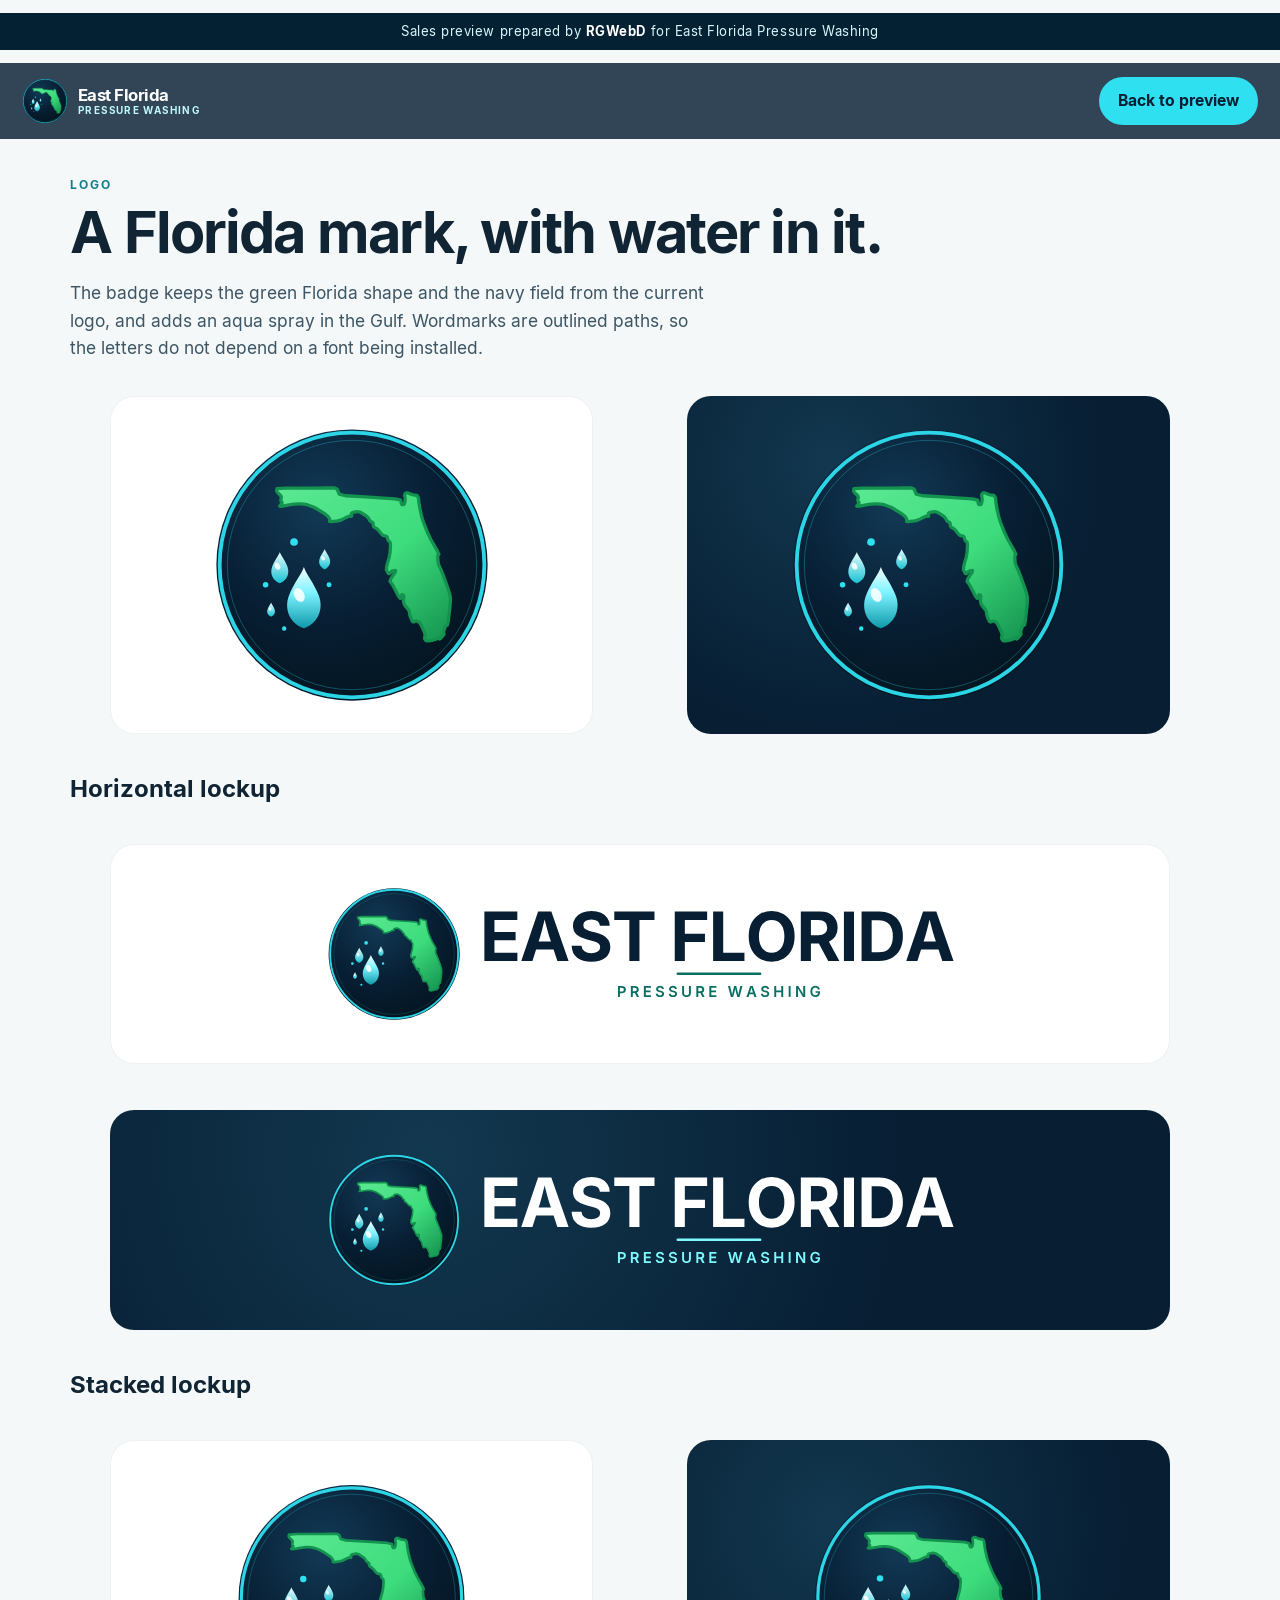
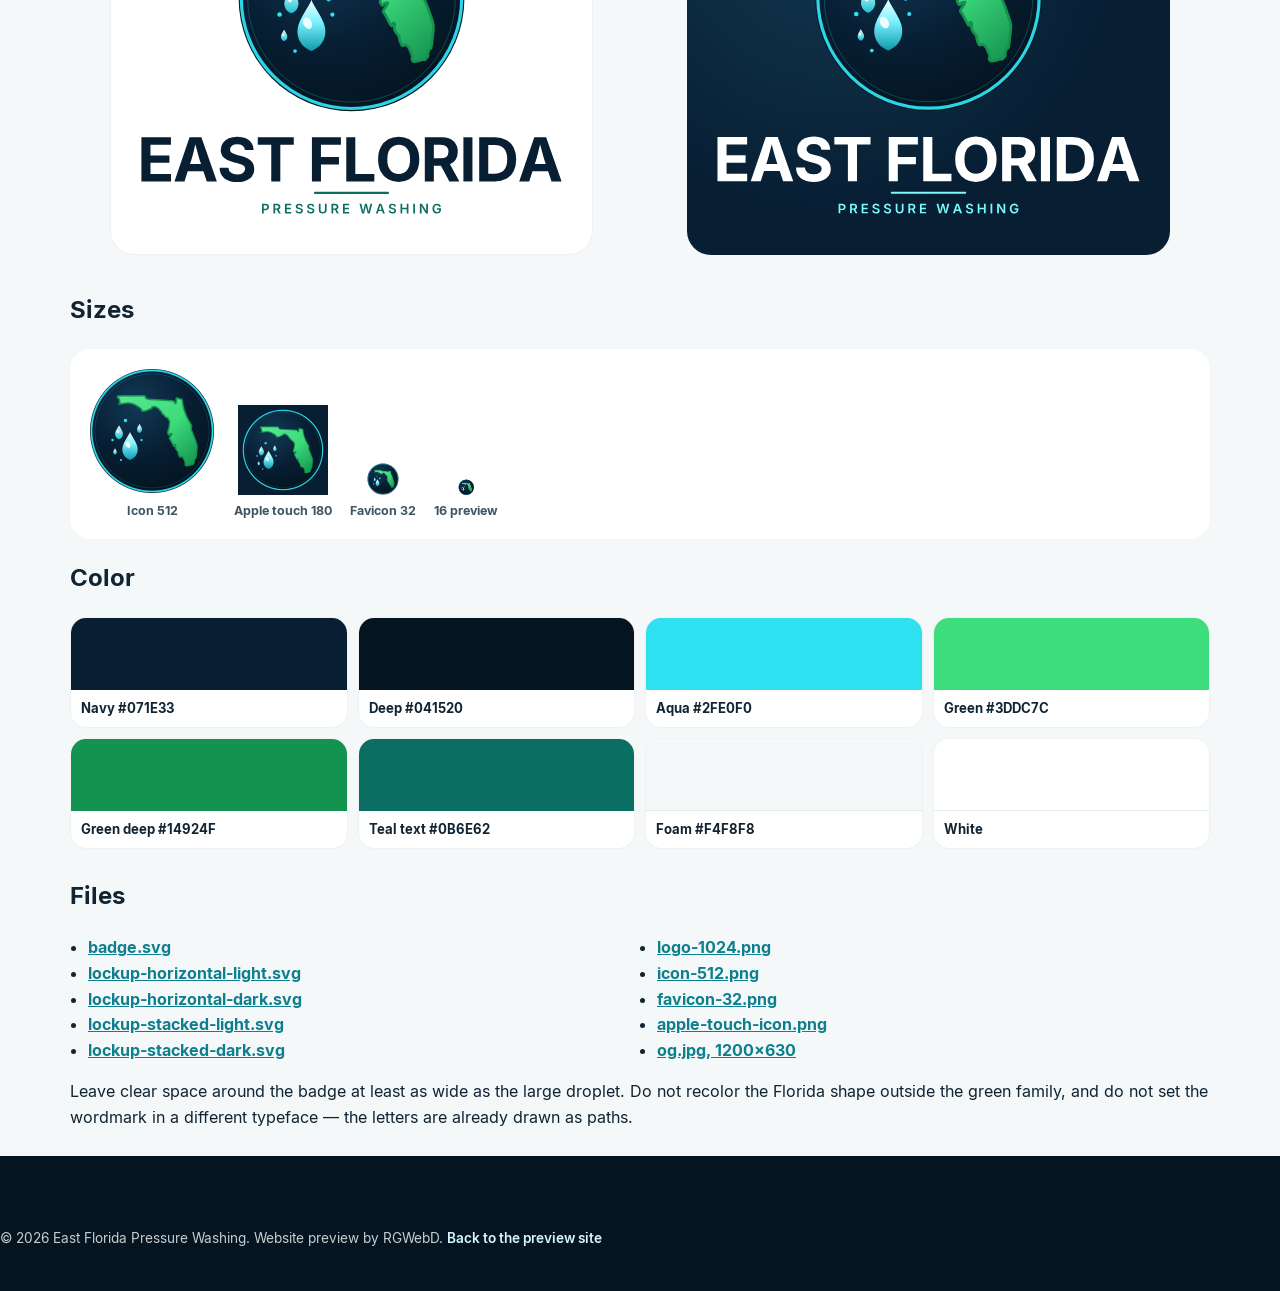
<file: logo.html>
<!doctype html>
<html lang="en">
<head>
  <meta charset="utf-8">
  <meta name="viewport" content="width=device-width, initial-scale=1">
  <title>Logo | East Florida Pressure Washing</title>
  <meta name="description" content="Logo system for East Florida Pressure Washing: badge, horizontal lockup, and stacked lockup for light and dark backgrounds.">
  <meta name="theme-color" content="#071e33">
  <link rel="icon" href="favicon-32.png" type="image/png" sizes="32x32">
  <link rel="apple-touch-icon" href="apple-touch-icon.png">
  <link rel="stylesheet" href="css/styles.css">
  <script>document.documentElement.classList.add("js");</script>
<script src="https://cosmiccallers.lovable.app/demo-track.js" data-demo="eastfloridapressurewashing" defer></script>
</head>
<body class="logo-page">
  <a class="skip" href="#main">Skip to content</a>
  <p class="preview-bar">Sales preview prepared by <strong>RGWebD</strong> for East Florida Pressure Washing</p>
  <header class="site-header">
    <a class="brand" href="index.html">
      <img src="assets/logo/badge.svg" width="46" height="46" alt="">
      <span>East Florida<small>Pressure Washing</small></span>
    </a>
    <a class="btn btn-aqua header-cta" href="index.html">Back to preview</a>
  </header>
  <main id="main" class="wrap logo-hero">
    <p class="eyebrow">Logo</p>
    <h1>A Florida mark, with water in it.</h1>
    <p class="hero-lead" style="color:var(--muted);max-width:40rem">The badge keeps the green Florida shape and the navy field from the current logo, and adds an aqua spray in the Gulf. Wordmarks are outlined paths, so the letters do not depend on a font being installed.</p>

    <div class="stage two">
      <figure class="panel light badge">
        <img src="assets/logo/badge.svg" width="512" height="512" alt="Circular badge with a green Florida silhouette and aqua droplets">
      </figure>
      <figure class="panel dark badge">
        <img src="assets/logo/badge.svg" width="512" height="512" alt="">
      </figure>
    </div>

    <h2>Horizontal lockup</h2>
    <div class="stage">
      <figure class="panel light">
        <img src="assets/logo/lockup-horizontal-light.svg" alt="Horizontal logo for light backgrounds: East Florida Pressure Washing">
      </figure>
      <figure class="panel dark">
        <img src="assets/logo/lockup-horizontal-dark.svg" alt="Horizontal logo for dark backgrounds: East Florida Pressure Washing">
      </figure>
    </div>

    <h2>Stacked lockup</h2>
    <div class="stage two">
      <figure class="panel light">
        <img src="assets/logo/lockup-stacked-light.svg" alt="Stacked logo for light backgrounds">
      </figure>
      <figure class="panel dark">
        <img src="assets/logo/lockup-stacked-dark.svg" alt="Stacked logo for dark backgrounds">
      </figure>
    </div>

    <h2>Sizes</h2>
    <div class="sizes">
      <figure>
        <img src="assets/logo/icon-512.png" width="128" height="128" alt="Badge at display size">
        <figcaption>Icon 512</figcaption>
      </figure>
      <figure>
        <img src="apple-touch-icon.png" width="90" height="90" alt="Apple touch icon">
        <figcaption>Apple touch 180</figcaption>
      </figure>
      <figure>
        <img src="favicon-32.png" width="32" height="32" alt="32 pixel favicon">
        <figcaption>Favicon 32</figcaption>
      </figure>
      <figure>
        <img src="favicon-32.png" width="16" height="16" alt="" style="image-rendering:pixelated">
        <figcaption>16 preview</figcaption>
      </figure>
    </div>

    <h2>Color</h2>
    <div class="swatches" style="margin:12px 0 28px">
      <div class="swatch"><i style="background:#071e33"></i><span>Navy #071E33</span></div>
      <div class="swatch"><i style="background:#041520"></i><span>Deep #041520</span></div>
      <div class="swatch"><i style="background:#2fe0f0"></i><span>Aqua #2FE0F0</span></div>
      <div class="swatch"><i style="background:#3ddc7c"></i><span>Green #3DDC7C</span></div>
      <div class="swatch"><i style="background:#14924f"></i><span>Green deep #14924F</span></div>
      <div class="swatch"><i style="background:#0b6e62"></i><span>Teal text #0B6E62</span></div>
      <div class="swatch"><i style="background:#f4f8f8;border-bottom:1px solid #e4ecec"></i><span>Foam #F4F8F8</span></div>
      <div class="swatch"><i style="background:#ffffff;border-bottom:1px solid #e4ecec"></i><span>White</span></div>
    </div>

    <h2>Files</h2>
    <ul class="file-list">
      <li><a href="assets/logo/badge.svg">badge.svg</a></li>
      <li><a href="assets/logo/lockup-horizontal-light.svg">lockup-horizontal-light.svg</a></li>
      <li><a href="assets/logo/lockup-horizontal-dark.svg">lockup-horizontal-dark.svg</a></li>
      <li><a href="assets/logo/lockup-stacked-light.svg">lockup-stacked-light.svg</a></li>
      <li><a href="assets/logo/lockup-stacked-dark.svg">lockup-stacked-dark.svg</a></li>
      <li><a href="assets/logo/logo-1024.png">logo-1024.png</a></li>
      <li><a href="assets/logo/icon-512.png">icon-512.png</a></li>
      <li><a href="favicon-32.png">favicon-32.png</a></li>
      <li><a href="apple-touch-icon.png">apple-touch-icon.png</a></li>
      <li><a href="assets/og.jpg">og.jpg, 1200×630</a></li>
    </ul>
    <p>Leave clear space around the badge at least as wide as the large droplet. Do not recolor the Florida shape outside the green family, and do not set the wordmark in a different typeface — the letters are already drawn as paths.</p>
  </main>
  <footer class="site-footer">
    <div class="wrap footer-base" style="border:0;margin:0">
      <p>© 2026 East Florida Pressure Washing. Website preview by RGWebD. <a href="index.html">Back to the preview site</a></p>
    </div>
  </footer>
</body>
</html>
</file>
<file: css/styles.css>
@font-face {
  font-family: Inter;
  src: url("../assets/fonts/Inter-Regular.woff2") format("woff2");
  font-weight: 400;
  font-style: normal;
  font-display: swap;
}
@font-face {
  font-family: Inter;
  src: url("../assets/fonts/Inter-Medium.woff2") format("woff2");
  font-weight: 500;
  font-style: normal;
  font-display: swap;
}
@font-face {
  font-family: Inter;
  src: url("../assets/fonts/Inter-SemiBold.woff2") format("woff2");
  font-weight: 600;
  font-style: normal;
  font-display: swap;
}
@font-face {
  font-family: Inter;
  src: url("../assets/fonts/Inter-Bold.woff2") format("woff2");
  font-weight: 700;
  font-style: normal;
  font-display: swap;
}

:root {
  --navy: #071e33;
  --navy-2: #0c3148;
  --ink: #102433;
  --muted: #3d5564;
  --aqua: #2fe0f0;
  --aqua-deep: #0e7f8e;
  --green: #1f9d57;
  --foam: #f4f8f8;
  --white: #ffffff;
  --line: rgba(7, 30, 51, 0.1);
  --shadow: 0 18px 50px rgba(7, 30, 51, 0.12);
  --header: 76px;
  --radius: 22px;
  --sans: Inter, "Segoe UI", Helvetica, Arial, sans-serif;
}

*,
*::before,
*::after { box-sizing: border-box; }

html { scroll-behavior: smooth; scroll-padding-top: 84px; }

body {
  margin: 0;
  font-family: var(--sans);
  color: var(--ink);
  background: var(--foam);
  line-height: 1.6;
  overflow-x: clip;
  color-scheme: light;
}

img { max-width: 100%; height: auto; }

a { color: var(--aqua-deep); }

a:hover { color: #085e69; }

:focus-visible {
  outline: 3px solid var(--aqua);
  outline-offset: 3px;
}

::selection { background: #b8f6ee; color: var(--navy); }

.skip {
  position: absolute;
  left: 12px;
  top: -48px;
  z-index: 80;
  background: white;
  color: var(--navy);
  padding: 8px 12px;
  border-radius: 8px;
  font-weight: 700;
  text-decoration: none;
}

.skip:focus { top: 12px; }

.visually-hidden {
  position: absolute;
  width: 1px;
  height: 1px;
  padding: 0;
  margin: -1px;
  overflow: hidden;
  clip: rect(0, 0, 0, 0);
  white-space: nowrap;
  border: 0;
}

.wrap {
  width: min(1140px, calc(100% - 32px));
  margin-inline: auto;
}

.preview-bar {
  background: #042033;
  color: #d7f7fb;
  text-align: center;
  font-size: 0.82rem;
  letter-spacing: 0.04em;
  padding: 8px 16px;
}

.preview-bar strong { color: white; font-weight: 700; }

.site-header {
  position: sticky;
  top: 0;
  z-index: 40;
  display: flex;
  align-items: center;
  gap: 16px;
  min-height: var(--header);
  padding: 0 16px 0 12px;
  background: rgba(7, 30, 51, 0.82);
  backdrop-filter: blur(18px);
  transition: min-height 0.25s ease, background 0.25s ease, box-shadow 0.25s ease;
}

.site-header.is-shrunk {
  --header: 60px;
  min-height: 60px;
  background: rgba(7, 30, 51, 0.96);
  box-shadow: 0 10px 30px rgba(0, 0, 0, 0.22);
}

.brand { display: flex; align-items: center; gap: 10px; margin-right: auto; text-decoration: none; color: white; }
.brand img { height: 46px; width: 46px; display: block; transition: height 0.25s ease, width 0.25s ease; }
.is-shrunk .brand img { height: 36px; width: 36px; }
.brand span {
  display: flex;
  flex-direction: column;
  color: white;
  font-weight: 700;
  letter-spacing: -0.03em;
  font-size: 1.05rem;
  line-height: 1.05;
}
.brand small {
  color: #bff7ff;
  font-size: 0.62rem;
  letter-spacing: 0.14em;
  text-transform: uppercase;
  font-weight: 700;
}
.footer-brand { margin: 0 0 10px; }

.nav-toggle {
  display: inline-flex;
  align-items: center;
  justify-content: center;
  width: 46px;
  height: 46px;
  border-radius: 12px;
  border: 1px solid rgba(255, 255, 255, 0.2);
  background: transparent;
  color: white;
  cursor: pointer;
}

.nav-toggle span,
.nav-toggle span::before,
.nav-toggle span::after {
  display: block;
  width: 18px;
  height: 2px;
  background: white;
  position: relative;
  border-radius: 2px;
}
.nav-toggle span::before,
.nav-toggle span::after {
  content: "";
  position: absolute;
  left: 0;
}
.nav-toggle span::before { top: -6px; }
.nav-toggle span::after { top: 6px; }

.site-nav {
  display: none;
  list-style: none;
  margin: 0;
  padding: 8px 0 18px;
}

.site-nav a {
  color: white;
  text-decoration: none;
  font-weight: 600;
  font-size: 0.98rem;
}

.site-header { flex-wrap: wrap; }
.site-nav {
  flex: 1 0 100%;
  order: 5;
  background: #071e33;
}

body.nav-open .site-nav { display: grid; gap: 4px; }
body.nav-open .site-nav a { display: block; padding: 12px 8px; border-radius: 10px; }
body.nav-open .site-nav a:hover { background: rgba(255, 255, 255, 0.06); }

.header-cta { display: none; }

.btn {
  display: inline-flex;
  align-items: center;
  justify-content: center;
  gap: 8px;
  min-height: 48px;
  padding: 0 18px;
  border-radius: 999px;
  border: 1.5px solid transparent;
  font: 700 0.98rem/1 var(--sans);
  text-decoration: none;
  cursor: pointer;
  transition: transform 0.2s ease, background 0.2s ease, box-shadow 0.2s ease;
}

.btn:hover { transform: translateY(-2px); }

.btn-light { background: white; color: var(--navy); }
.btn-light:hover { color: var(--navy); background: #e7fbff; }
.btn-aqua { background: var(--aqua); color: var(--navy); }
.btn-aqua:hover { color: var(--navy); background: #67ebf6; }
.btn-ghost { background: transparent; color: white; border-color: rgba(255, 255, 255, 0.55); }
.btn-ghost:hover { color: white; background: rgba(255, 255, 255, 0.08); }
.btn-navy { background: var(--navy); color: white; }
.btn-navy:hover { color: white; background: #0c3148; }
.btn-line { background: transparent; color: var(--navy); border-color: rgba(7, 30, 51, 0.25); }
.btn-line:hover { color: var(--navy); border-color: var(--navy); }

.hero {
  position: relative;
  isolation: isolate;
  color: white;
  padding: 48px 0 88px;
  overflow: hidden;
}

.hero-media {
  position: absolute;
  inset: 0;
  z-index: -2;
}

.hero-media img {
  width: 100%;
  height: 118%;
  object-fit: cover;
  object-position: center 40%;
}

.hero-shade {
  position: absolute;
  inset: 0;
  z-index: -1;
  background:
    linear-gradient(180deg, rgba(7, 30, 51, 0.55), rgba(7, 30, 51, 0.78) 36%, rgba(7, 30, 51, 0.88)),
    radial-gradient(600px 280px at 80% 20%, rgba(47, 224, 240, 0.18), transparent 60%);
}

.drops { position: absolute; inset: 0; overflow: hidden; pointer-events: none; z-index: -1; }
.drops i {
  position: absolute;
  top: -12%;
  width: 8px;
  height: 12px;
  border-radius: 50% 50% 42% 42%;
  background: linear-gradient(#ffffff, rgba(47, 224, 240, 0.2));
  opacity: 0.75;
  animation: fall linear infinite;
}
@keyframes fall {
  0% { transform: translateY(0); opacity: 0; }
  12% { opacity: 0.8; }
  100% { transform: translateY(105vh); opacity: 0; }
}

.hero-grid {
  display: grid;
  gap: 28px;
  align-items: center;
}

.kicker {
  display: inline-flex;
  align-items: center;
  gap: 8px;
  margin: 0 0 12px;
  color: #d8fbff;
  font-size: 0.78rem;
  font-weight: 700;
  letter-spacing: 0.16em;
  text-transform: uppercase;
}
.kicker::before {
  content: "";
  width: 18px;
  height: 2px;
  background: var(--aqua);
}

.hero h1 {
  margin: 0;
  font-size: clamp(2.5rem, 6vw, 4.7rem);
  line-height: 0.98;
  letter-spacing: -0.035em;
  font-weight: 700;
  max-width: 11ch;
}

.hero h1 em {
  font-style: normal;
  color: white;
}

@supports ((-webkit-background-clip: text) or (background-clip: text)) {
  .hero h1 em {
    background: linear-gradient(100deg, #ffffff 0%, #ffffff 35%, #bff8ff 50%, #ffffff 65%, #ffffff 100%);
    background-size: 220% 100%;
    -webkit-background-clip: text;
    background-clip: text;
    color: transparent;
    animation: sheen 5.5s linear infinite;
  }
}
@keyframes sheen {
  to { background-position: -220% 0; }
}

.hero-lead {
  font-size: 1.08rem;
  max-width: 38rem;
  color: rgba(255, 255, 255, 0.88);
  margin: 16px 0 0;
}

.hero-actions { display: flex; flex-wrap: wrap; gap: 10px; margin-top: 22px; }

.hero-hours {
  margin: 14px 0 0;
  color: rgba(255, 255, 255, 0.78);
  font-size: 0.92rem;
}

.hero .ba figcaption { color: rgba(255, 255, 255, 0.82); }

.wave {
  position: absolute;
  left: 0;
  right: 0;
  bottom: -1px;
  width: 100%;
  height: 64px;
  display: block;
}

.stats {
  margin-top: -42px;
  position: relative;
  z-index: 2;
}

.stats-grid {
  display: grid;
  grid-template-columns: 1fr 1fr;
  gap: 1px;
  background: var(--line);
  border-radius: 24px;
  overflow: hidden;
  box-shadow: var(--shadow);
}

.stat {
  background: white;
  padding: 20px 16px;
  text-align: center;
}

.stat strong {
  display: block;
  font-size: clamp(1.8rem, 4vw, 2.6rem);
  letter-spacing: -0.04em;
  line-height: 1;
  color: var(--navy);
}

.stat span { color: var(--muted); font-size: 0.88rem; }

.section { padding: 72px 0; }
.section-head { max-width: 640px; margin-bottom: 28px; }
.section h2 {
  margin: 0;
  font-size: clamp(2rem, 4vw, 3.1rem);
  line-height: 1.05;
  letter-spacing: -0.03em;
}
.section-head p { color: var(--muted); margin: 10px 0 0; font-size: 1.05rem; }

.eyebrow {
  margin: 0 0 8px;
  color: var(--aqua-deep);
  font-size: 0.75rem;
  font-weight: 700;
  letter-spacing: 0.16em;
  text-transform: uppercase;
}

.service-grid {
  display: grid;
  gap: 14px;
}

.service-card {
  background: white;
  border-radius: 20px;
  padding: 22px;
  box-shadow: 0 1px 0 rgba(7, 30, 51, 0.04);
  border: 1px solid rgba(7, 30, 51, 0.06);
  transition: transform 0.25s ease, box-shadow 0.25s ease;
}

.service-card:hover {
  transform: translateY(-8px);
  box-shadow: var(--shadow);
}

.icon {
  width: 52px;
  height: 52px;
  border-radius: 16px;
  display: grid;
  place-items: center;
  background: #d7f4fb;
  color: #062033;
  margin-bottom: 14px;
}
.icon svg { width: 28px; height: 28px; stroke-width: 1.9; }

.service-card h3 { margin: 0 0 6px; font-size: 1.15rem; letter-spacing: -0.02em; }
.service-card p { margin: 0; color: var(--muted); }

.results { background: var(--navy); color: white; }
.results .eyebrow { color: var(--aqua); }
.results .section-head p { color: rgba(255, 255, 255, 0.75); }

.ba-grid { display: grid; gap: 18px; }

.ba { margin: 0; }
.ba figcaption { color: var(--muted); font-size: 0.92rem; margin-top: 8px; }
.results .ba figcaption { color: rgba(255, 255, 255, 0.72); }

.ba-frame {
  position: relative;
  aspect-ratio: 3 / 2;
  border-radius: 18px;
  overflow: hidden;
  background: #04121f;
  user-select: none;
  touch-action: pan-y;
}

.ba-frame img {
  position: absolute;
  inset: 0;
  width: 100%;
  height: 100%;
  object-fit: cover;
}

.ba-before {
  position: absolute;
  inset: 0 auto 0 0;
  width: 56%;
  overflow: hidden;
}

.ba-before img {
  width: var(--frame-w, 100%);
  max-width: none;
  height: 100%;
}

.ba-frame input[type="range"] {
  position: absolute;
  inset: 0;
  width: 100%;
  height: 100%;
  margin: 0;
  opacity: 0;
  cursor: ew-resize;
  z-index: 3;
}

.ba-handle {
  position: absolute;
  top: 0;
  bottom: 0;
  left: 56%;
  width: 2px;
  background: white;
  transform: translateX(-50%);
  pointer-events: none;
  z-index: 2;
}
.ba-handle::after {
  content: "";
  position: absolute;
  top: 50%;
  left: 50%;
  width: 46px;
  height: 46px;
  transform: translate(-50%, -50%);
  border-radius: 50%;
  background:
    url("data:image/svg+xml;utf8,<svg xmlns='http://www.w3.org/2000/svg' viewBox='0 0 24 24' fill='none' stroke='%23071e33' stroke-width='2.4' stroke-linecap='round' stroke-linejoin='round'><path d='M9 7 5 12l4 5M15 7l4 5-4 5'/></svg>") center / 22px no-repeat,
    white;
  box-shadow: 0 8px 24px rgba(0, 0, 0, 0.28);
}

.ba-tag {
  position: absolute;
  top: 12px;
  z-index: 2;
  pointer-events: none;
  background: rgba(7, 30, 51, 0.78);
  color: white;
  font-size: 0.72rem;
  font-weight: 700;
  letter-spacing: 0.12em;
  text-transform: uppercase;
  padding: 5px 8px;
  border-radius: 999px;
}
.ba-tag-before { left: 12px; }
.ba-tag-after { right: 12px; }

.why-layout, .contact-grid, .split {
  display: grid;
  gap: 18px;
}

.why-card, .quote-card, .info-card, .community-card, .faq-item, .form-card {
  background: white;
  border-radius: var(--radius);
  padding: 22px;
  border: 1px solid rgba(7, 30, 51, 0.06);
}

.why-card h3 { margin: 8px 0; }
.why-card p { margin: 0; color: var(--muted); }
.why-card .mark {
  width: 42px;
  height: 42px;
  border-radius: 12px;
  display: grid;
  place-items: center;
  background: #e7fbf3;
  color: var(--green);
}

.quote-card {
  background: var(--navy);
  color: white;
  display: flex;
  flex-direction: column;
  justify-content: flex-end;
  min-height: 100%;
}
.quote-card p { font-size: 1.35rem; line-height: 1.35; letter-spacing: -0.02em; margin: 0; }
.quote-card footer { margin-top: 16px; color: var(--aqua); font-weight: 700; }

.process-list {
  list-style: none;
  margin: 0;
  padding: 0;
  display: grid;
  gap: 12px;
  counter-reset: step;
}
.process-list li {
  background: white;
  border-radius: 18px;
  padding: 18px 18px 18px 72px;
  position: relative;
  border: 1px solid rgba(7, 30, 51, 0.06);
}
.process-list li::before {
  counter-increment: step;
  content: counter(step, decimal-leading-zero);
  position: absolute;
  left: 16px;
  top: 18px;
  font-weight: 700;
  color: var(--aqua-deep);
  letter-spacing: -0.04em;
}
.process-list h3 { margin: 0 0 4px; font-size: 1.05rem; }
.process-list p { margin: 0; color: var(--muted); }

.gallery-grid {
  display: grid;
  gap: 12px;
  grid-template-columns: 1fr 1fr;
}

.shot {
  position: relative;
  display: block;
  padding: 0;
  border: 0;
  border-radius: 16px;
  overflow: hidden;
  cursor: zoom-in;
  background: #0c3148;
  aspect-ratio: 1 / 1;
  min-width: 0;
}
.shot img {
  width: 100%;
  height: 100%;
  object-fit: cover;
  display: block;
  transition: transform 0.45s ease;
}
.shot:hover img { transform: scale(1.06); }
.shot span {
  position: absolute;
  left: 0;
  right: 0;
  bottom: 0;
  padding: 28px 10px 10px;
  color: white;
  font-size: 0.78rem;
  font-weight: 700;
  text-align: left;
  background: linear-gradient(transparent, rgba(4, 16, 28, 0.82));
}

.carousel { position: relative; }
.carousel-viewport { overflow: hidden; }
.carousel-track {
  display: flex;
  gap: 14px;
  transition: transform 0.45s ease;
}
.review {
  flex: 0 0 100%;
  margin: 0;
  background: white;
  border-radius: 22px;
  padding: 24px;
  box-shadow: 0 1px 0 rgba(7, 30, 51, 0.04);
  min-height: 240px;
}
.review p { margin: 0; font-size: 1.05rem; }
.review footer { margin-top: 16px; font-weight: 700; color: var(--navy); }
.carousel-controls {
  display: flex;
  align-items: center;
  gap: 10px;
  margin-top: 14px;
}
.carousel-controls button {
  width: 44px;
  height: 44px;
  border-radius: 50%;
  border: 1px solid rgba(7, 30, 51, 0.15);
  background: white;
  cursor: pointer;
  font-size: 1.2rem;
}
.dots { display: flex; gap: 6px; margin-left: auto; }
.dots button {
  width: 9px;
  height: 9px;
  border-radius: 50%;
  border: 0;
  background: rgba(7, 30, 51, 0.2);
  padding: 0;
  cursor: pointer;
}
.dots button[aria-current="true"] { background: var(--navy); width: 22px; border-radius: 999px; }

.area-board {
  background: white;
  border-radius: 28px;
  padding: 22px;
  border: 1px solid rgba(7, 30, 51, 0.06);
}
.hub {
  margin: 0 0 12px;
  font-size: 1.6rem;
  font-weight: 700;
  letter-spacing: -0.03em;
}
.hub small { display: block; font-size: 0.78rem; letter-spacing: 0.14em; text-transform: uppercase; color: var(--aqua-deep); }
.cities { display: flex; flex-wrap: wrap; gap: 8px; list-style: none; margin: 0; padding: 0; }
.cities li {
  background: var(--foam);
  border-radius: 999px;
  padding: 8px 12px;
  font-weight: 600;
  font-size: 0.92rem;
}
.area-note { color: var(--muted); }
.area-actions { display: flex; flex-wrap: wrap; gap: 10px; margin-top: 8px; }

.community-card h2 { font-size: clamp(1.8rem, 3vw, 2.4rem); }
.community-card p { color: var(--muted); }

.faq-list { display: grid; gap: 10px; }
.faq-item { padding: 0; overflow: hidden; }
.faq-item h3 { margin: 0; font-size: 1rem; }
.faq-item button {
  width: 100%;
  text-align: left;
  background: transparent;
  border: 0;
  font: 700 1.02rem/1.4 var(--sans);
  color: var(--ink);
  padding: 18px 48px 18px 18px;
  cursor: pointer;
  position: relative;
}
.faq-item button::after {
  content: "+";
  position: absolute;
  right: 18px;
  top: 16px;
  font-size: 1.4rem;
  color: var(--aqua-deep);
}
.faq-item button[aria-expanded="true"]::after { content: "–"; }
.faq-item .faq-panel { padding: 0 18px 18px; color: var(--muted); }
.faq-item .faq-panel p { margin: 0; }

.form-card h2 { margin-top: 0; }
.form-grid { display: grid; gap: 12px; }
label { display: grid; gap: 6px; font-weight: 600; font-size: 0.92rem; }
input, select, textarea {
  width: 100%;
  font: 500 1rem/1.4 var(--sans);
  color: var(--ink);
  background: var(--foam);
  border: 1px solid rgba(7, 30, 51, 0.12);
  border-radius: 12px;
  padding: 12px 12px;
  min-height: 48px;
}
textarea { min-height: 120px; resize: vertical; }
.form-actions { display: flex; flex-wrap: wrap; gap: 10px; }
.form-note, .form-error { font-size: 0.9rem; }
.form-note { color: var(--muted); }
.form-error { color: #9d1c32; min-height: 1.2em; font-weight: 700; }

.info-card h2 { margin-top: 0; }
.info-card a { font-weight: 700; }
.hours { list-style: none; margin: 12px 0; padding: 0; }
.hours li { display: flex; justify-content: space-between; gap: 12px; padding: 8px 0; border-bottom: 1px solid var(--line); }
address { font-style: normal; }

.site-footer {
  background: #041521;
  color: rgba(255, 255, 255, 0.78);
  padding: 42px 0 28px;
}
.footer-grid { display: grid; gap: 22px; }
.site-footer a { color: #d7f7fb; text-decoration: none; font-weight: 600; }
.site-footer a:hover { color: white; }
.site-footer h2 { color: white; font-size: 1rem; margin: 0 0 8px; }
.site-footer ul { list-style: none; margin: 0; padding: 0; display: grid; gap: 6px; }
.footer-base {
  margin-top: 22px;
  padding-top: 16px;
  border-top: 1px solid rgba(255, 255, 255, 0.1);
  font-size: 0.85rem;
}

.callbar {
  position: fixed;
  left: 0;
  right: 0;
  bottom: 0;
  z-index: 45;
  display: grid;
  grid-template-columns: 1fr 1fr 1.2fr;
  background: #041521;
  box-shadow: 0 -8px 24px rgba(0, 0, 0, 0.18);
}
.callbar a {
  color: white;
  text-decoration: none;
  text-align: center;
  padding: 14px 6px;
  font-weight: 700;
  font-size: 0.92rem;
}
.callbar a:last-child { background: var(--aqua); color: var(--navy); }
body { padding-bottom: 58px; }
main { padding-bottom: 8px; }

dialog.lightbox {
  width: min(1100px, calc(100% - 24px));
  max-height: calc(100% - 24px);
  border: 0;
  padding: 12px;
  border-radius: 18px;
  background: #04121f;
  color: white;
}
dialog.lightbox::backdrop { background: rgba(4, 12, 20, 0.82); }
.lightbox img { width: 100%; max-height: 72vh; object-fit: contain; background: #000; border-radius: 12px; }
.lightbox-bar { display: flex; gap: 8px; align-items: center; margin-bottom: 8px; }
.lightbox-bar p { margin: 0; flex: 1; font-size: 0.92rem; }
.lightbox button {
  background: white;
  color: var(--navy);
  border: 0;
  border-radius: 999px;
  min-height: 40px;
  padding: 0 12px;
  font-weight: 700;
  cursor: pointer;
}

.logo-page { background: var(--foam); }
.logo-page .header-cta { display: inline-flex; }
.logo-page .site-header { flex-wrap: nowrap; }
.logo-hero { padding: 36px 0 10px; }
.logo-hero h1 { margin: 0; font-size: clamp(2.2rem, 5vw, 3.6rem); letter-spacing: -0.03em; line-height: 1.05; }
.stage {
  display: grid;
  gap: 14px;
  margin: 18px 0;
}
.panel {
  border-radius: 24px;
  padding: 28px 18px;
  display: grid;
  place-items: center;
  min-height: 220px;
}
.panel.light { background: white; border: 1px solid rgba(7, 30, 51, 0.06); }
.panel.dark { background: radial-gradient(circle at 30% 20%, #12384f, #071e33 62%); }
.panel img { width: min(100%, 640px); height: auto; }
.panel.badge img { width: min(280px, 70%); }
.swatches { display: grid; grid-template-columns: repeat(2, 1fr); gap: 10px; }
.swatch { border-radius: 16px; overflow: hidden; background: white; border: 1px solid rgba(7, 30, 51, 0.06); }
.swatch i { display: block; height: 72px; }
.swatch span { display: block; padding: 8px 10px; font-size: 0.82rem; font-weight: 700; }
.sizes { display: flex; align-items: end; gap: 18px; flex-wrap: wrap; background: white; border-radius: 20px; padding: 18px; }
.sizes figure { margin: 0; text-align: center; }
.sizes img { display: block; margin: 0 auto 6px; }
.sizes figcaption { font-size: 0.78rem; color: var(--muted); font-weight: 700; }
.file-list { columns: 1; padding-left: 18px; }
.file-list a { font-weight: 700; }

@media (max-width: 759px) {
  .hero .ba-frame { aspect-ratio: 16 / 9; }
  .hero { padding-bottom: 108px; }
  .site-nav {
    position: absolute;
    top: 100%;
    left: 0;
    right: 0;
    z-index: 5;
    background: #071e33;
    padding: 8px 14px 16px;
    box-shadow: 0 18px 30px rgba(0, 0, 0, 0.28);
  }
  .site-header .header-cta { display: none; }
}

@media (min-width: 760px) {
  body { padding-bottom: 0; }
  .header-cta { display: inline-flex; }
  .stats-grid { grid-template-columns: repeat(4, 1fr); }
  .service-grid { grid-template-columns: 1fr 1fr; }
  .ba-grid { grid-template-columns: 1fr 1fr; }
  .why-layout { grid-template-columns: 1fr 1fr; }
  .process-list { grid-template-columns: 1fr 1fr; }
  .gallery-grid { grid-template-columns: repeat(4, 1fr); }
  .shot, .shot.wide, .shot.tall { aspect-ratio: auto; height: 200px; grid-row: auto; }
  .shot.wide { grid-column: span 2; }
  .review { flex-basis: calc(50% - 7px); }
  .form-grid.two { grid-template-columns: 1fr 1fr; }
  .contact-grid { grid-template-columns: 0.85fr 1.15fr; align-items: start; }
  .footer-grid { grid-template-columns: 1.4fr 1fr 1fr; }
  .swatches { grid-template-columns: repeat(4, 1fr); }
  .stage.two { grid-template-columns: 1fr 1fr; }
  .file-list { columns: 2; }
  .callbar { display: none; }
}

@media (min-width: 980px) {
  .site-header { flex-wrap: nowrap; padding-inline: 22px; }
  .site-nav {
    display: flex;
    flex: initial;
    order: initial;
    align-items: center;
    gap: 18px;
    background: transparent;
    padding: 0;
    flex-basis: auto;
  }
  .site-nav a { padding: 8px 0; }
  .nav-toggle { display: none; }
  .header-cta { display: inline-flex; }
  .hero { min-height: calc(100vh - 36px); display: flex; align-items: center; padding: 32px 0 96px; }
  .hero-shade {
    background:
      linear-gradient(90deg, rgba(7, 30, 51, 0.9) 0%, rgba(7, 30, 51, 0.72) 42%, rgba(7, 30, 51, 0.18) 100%);
  }
  .hero-grid { grid-template-columns: 1.05fr 0.95fr; gap: 40px; }
  .service-grid { grid-template-columns: repeat(4, 1fr); }
  .why-layout { grid-template-columns: 1.1fr 0.9fr 0.9fr; }
  .quote-card { grid-row: span 2; }
  .shot, .shot.tall { height: 210px; }
  .shot.wide { height: 250px; }
}

.js .reveal {
  opacity: 0;
  transform: translateY(22px);
  animation: none;
}
.js .reveal.in {
  opacity: 1;
  transform: none;
  transition: opacity 0.6s ease, transform 0.6s ease;
}

@media (prefers-reduced-motion: reduce) {
  html { scroll-behavior: auto; }
  .drops { display: none; }
  .js .reveal,
  .js .reveal.in { opacity: 1; transform: none; transition: none; }
  .hero h1 em { animation: none; color: white; background: none; -webkit-text-fill-color: white; }
  .carousel-track, .service-card, .btn, .shot img, .brand img, .site-header { transition: none; }
  .service-card:hover, .btn:hover, .shot:hover img { transform: none; }
}
</file>
